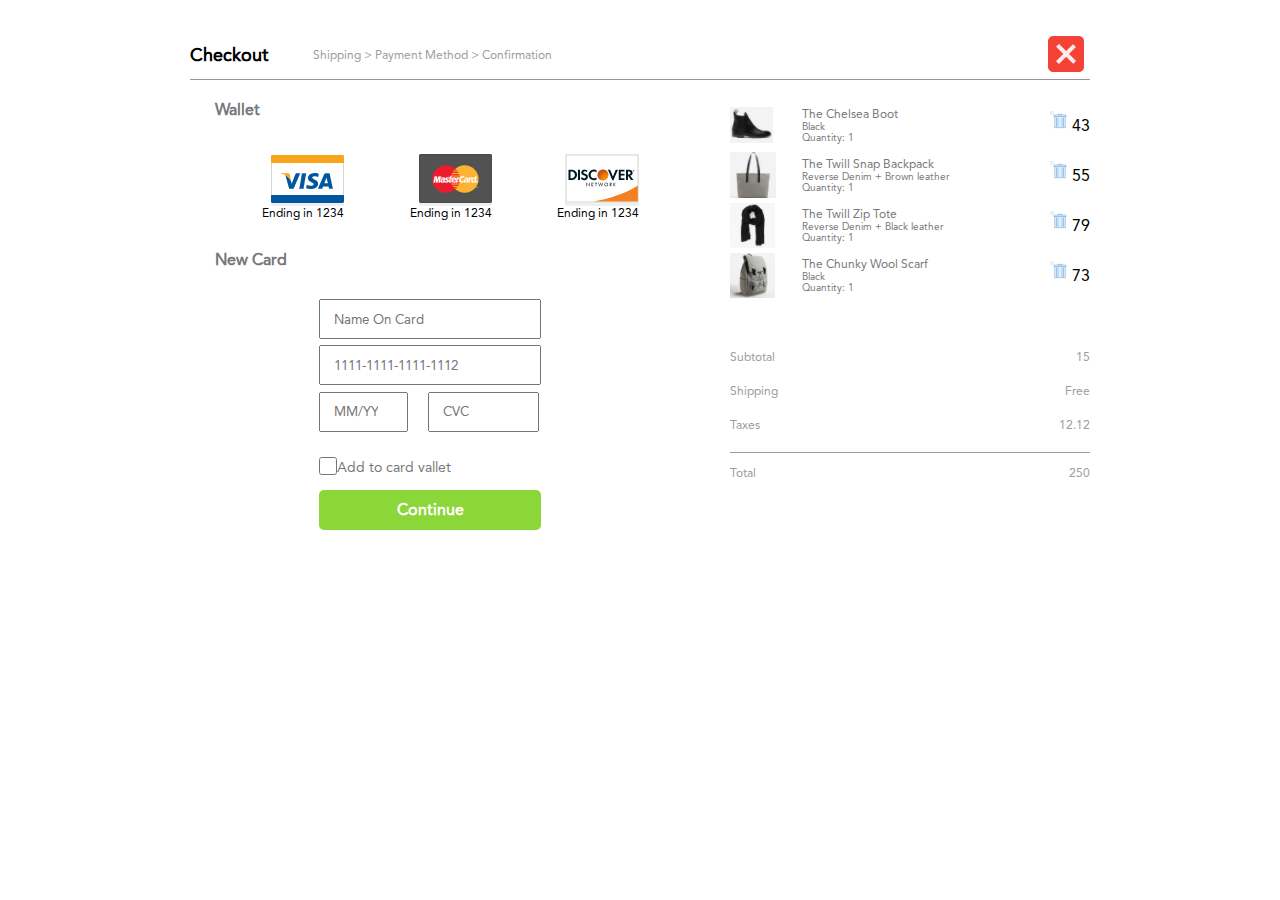
<file: Checkout/index.html>
<!DOCTYPE html>
<html lang="en">
<head>
    <meta charset="UTF-8">
    <meta name="viewport" content="width=device-width, initial-scale=1.0">
    <title>Check Out</title>
    <link rel="stylesheet" href="style.css" type="text/css">
</head>
<body>
<div class="sepetbos">
    <span>Sepet Boş</span>
</div>
<div class="container">
    <div class="header">
        <div class="tab">
            <h2>Checkout</h2>
            <span>Shipping > Payment Method > Confirmation</span>
            <button><img src="img/Close%20Window%20icon%202@0,5x.png" alt=""></button>
        </div>
    </div>
    <div class="content">
        <div class="baggage">
            <div class="order" id="order1">
                <img src="img/akabi.png" alt="">
                <div class="info">
                    <p>The Chelsea Boot</p>
                    <p>Black</p>
                    <p>Quantity: <span>1</span></p>
                </div>
                <span class="price"><span class="_price">43</span><button onclick="deleteord()"><img src="img/cancorder.png" style="width: 16px; height: 16px" alt=""></button></span>
            </div>
            <div class="order" id="order2">
                <img src="img/kcantapng.png" alt="">
                <div class="info">
                    <p>The Twill Snap Backpack</p>
                    <p>Reverse Denim + Brown leather</p>
                    <p>Quantity: <span>1</span></p>
                </div>
                <span class="price"><span class="_price">55</span><button onclick="deleteord2()"><img src="img/cancorder.png" style="width: 16px; height: 16px" alt=""></button></span>
            </div>
            <div class="order" id="order3">
                <img src="img/sal.png" alt="">
                <div class="info">
                    <p>The Twill Zip Tote</p>
                    <p>Reverse Denim + Black leather</p>
                    <p>Quantity: <span>1</span></p>
                </div>
                <span class="price"><span class="_price">79</span><button onclick="deleteord3()"><img src="img/cancorder.png" style="width: 16px; height: 16px" alt=""></button></span>
            </div>
            <div class="order" id="order4">
                <img src="img/Bitmap.png" alt="">
                <div class="info">
                    <p>The Chunky Wool Scarf</p>
                    <p>Black</p>
                    <p>Quantity: <span>1</span></p>
                </div>
                <span class="price"><span class="_price">73</span><button onclick="deleteord4()"><img src="img/cancorder.png" style="width: 16px; height: 16px" alt=""></button></span>
            </div>

            <div class="calc">
                <p>Subtotal<span>15</span></p>
                <p>Shipping<span>Free</span></p>
                <p>Taxes<span>12.12</span></p>
                <p>Total<span id="total">410.12</span></p>
            </div>
        </div>
        <div class="menu">
            <h2 class="tap-head">Wallet</h2>
            <div class="cardstyle">
                <button><img src="img/visa%20card.png" alt=""></button>
                <p>Ending in 1234</p>
            </div>
            <div class="cardstyle">
                <button><img src="img/Mastercard%20card.png" alt=""></button>
                <p>Ending in 1234</p>
            </div>
            <div class="cardstyle">
                <button><img src="img/discover%20card.png" alt=""></button>
                <p>Ending in 1234</p>
            </div>
            <h2 class="bottom-head">New Card</h2>
            <form action="" method="post">
                <label for="name"><input id="name" type="text" placeholder="Name On Card"></label>
                <label for="numbers16"><input id="numbers16" type="number" placeholder="1111-1111-1111-1112"></label>
                <label for="ym"><input id="ym" type="number" placeholder="MM/YY"></label>
                <label for="cvc"><input id="cvc" type="text" placeholder="CVC"></label>
                <label id="forcheck" onclick="agree()" for="check"><input id="check" type="checkbox" placeholder="">Add to card vallet</label>
                <label for="form-btn"><input type="submit" value="Continue" id="form-btn"></label>
            </form>
        </div>
    </div>
</div>
<script src="main.js"></script>
</body>
</html>
</file>
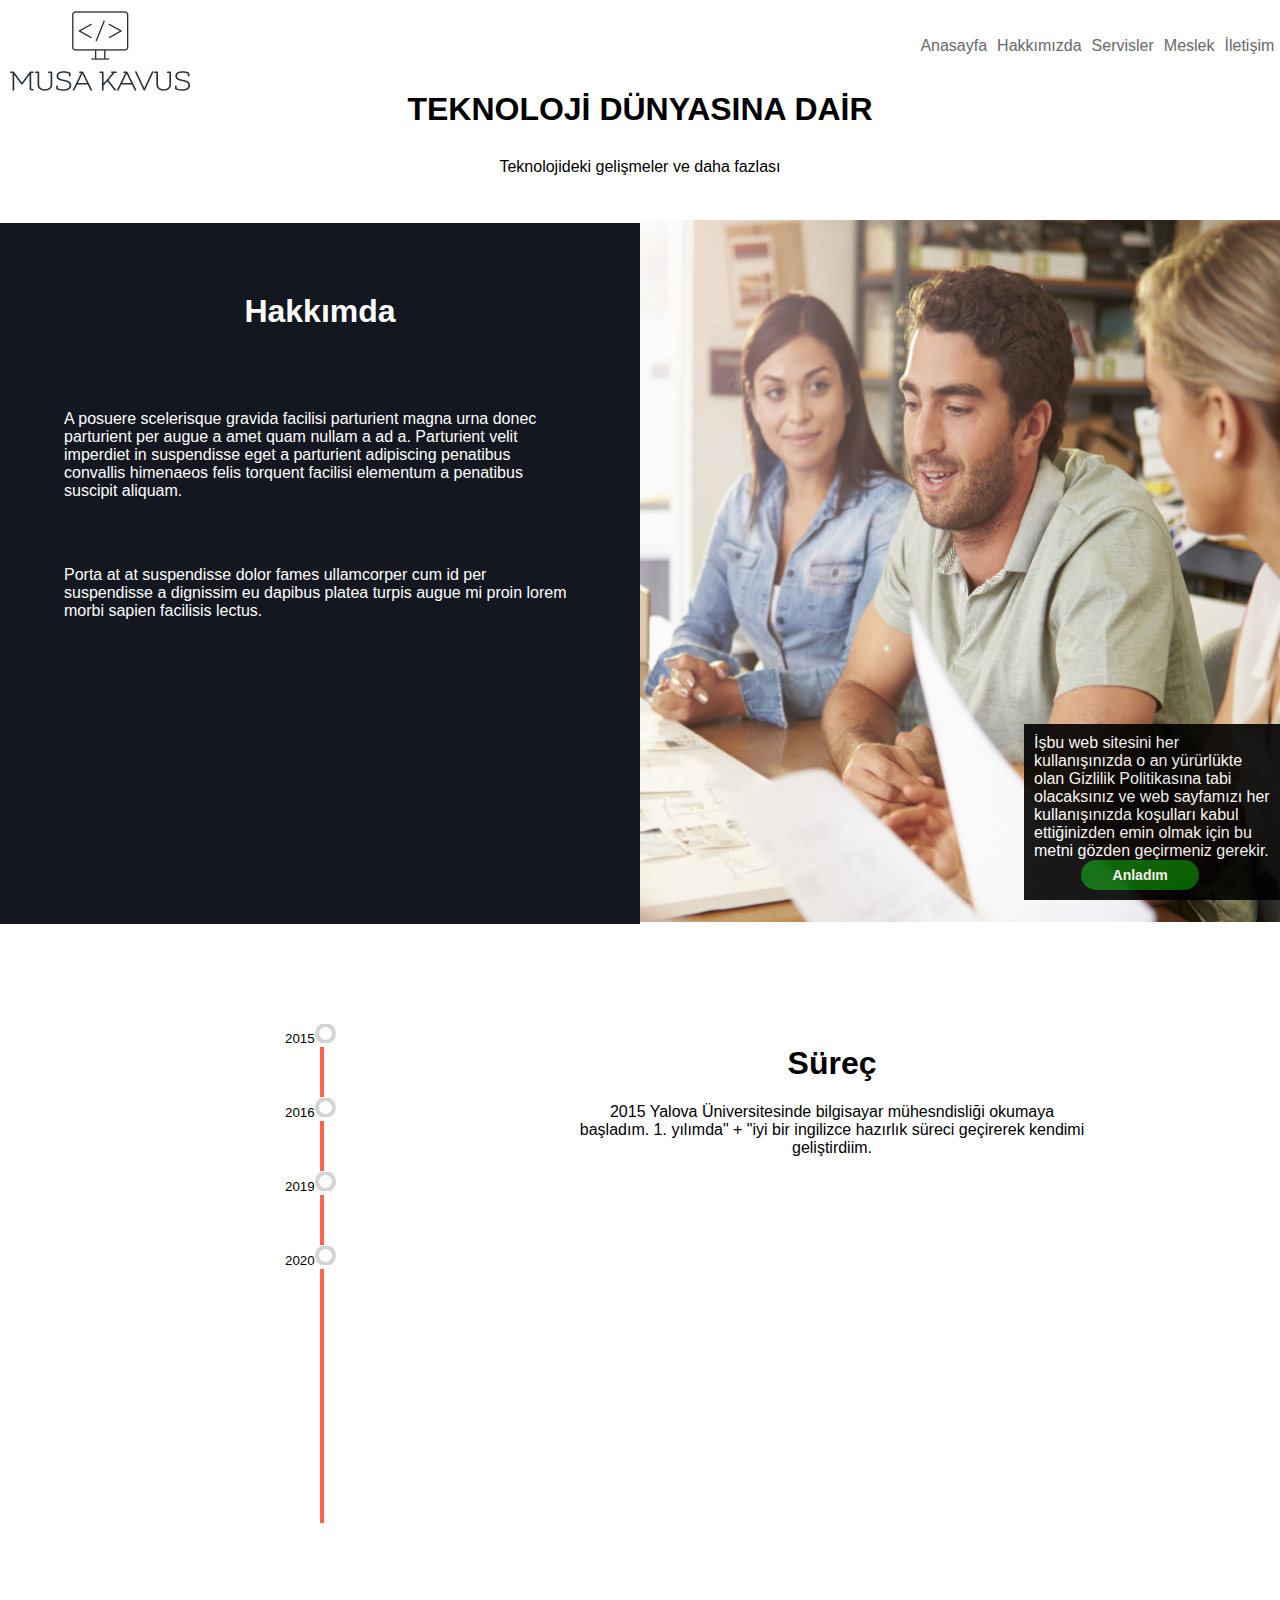
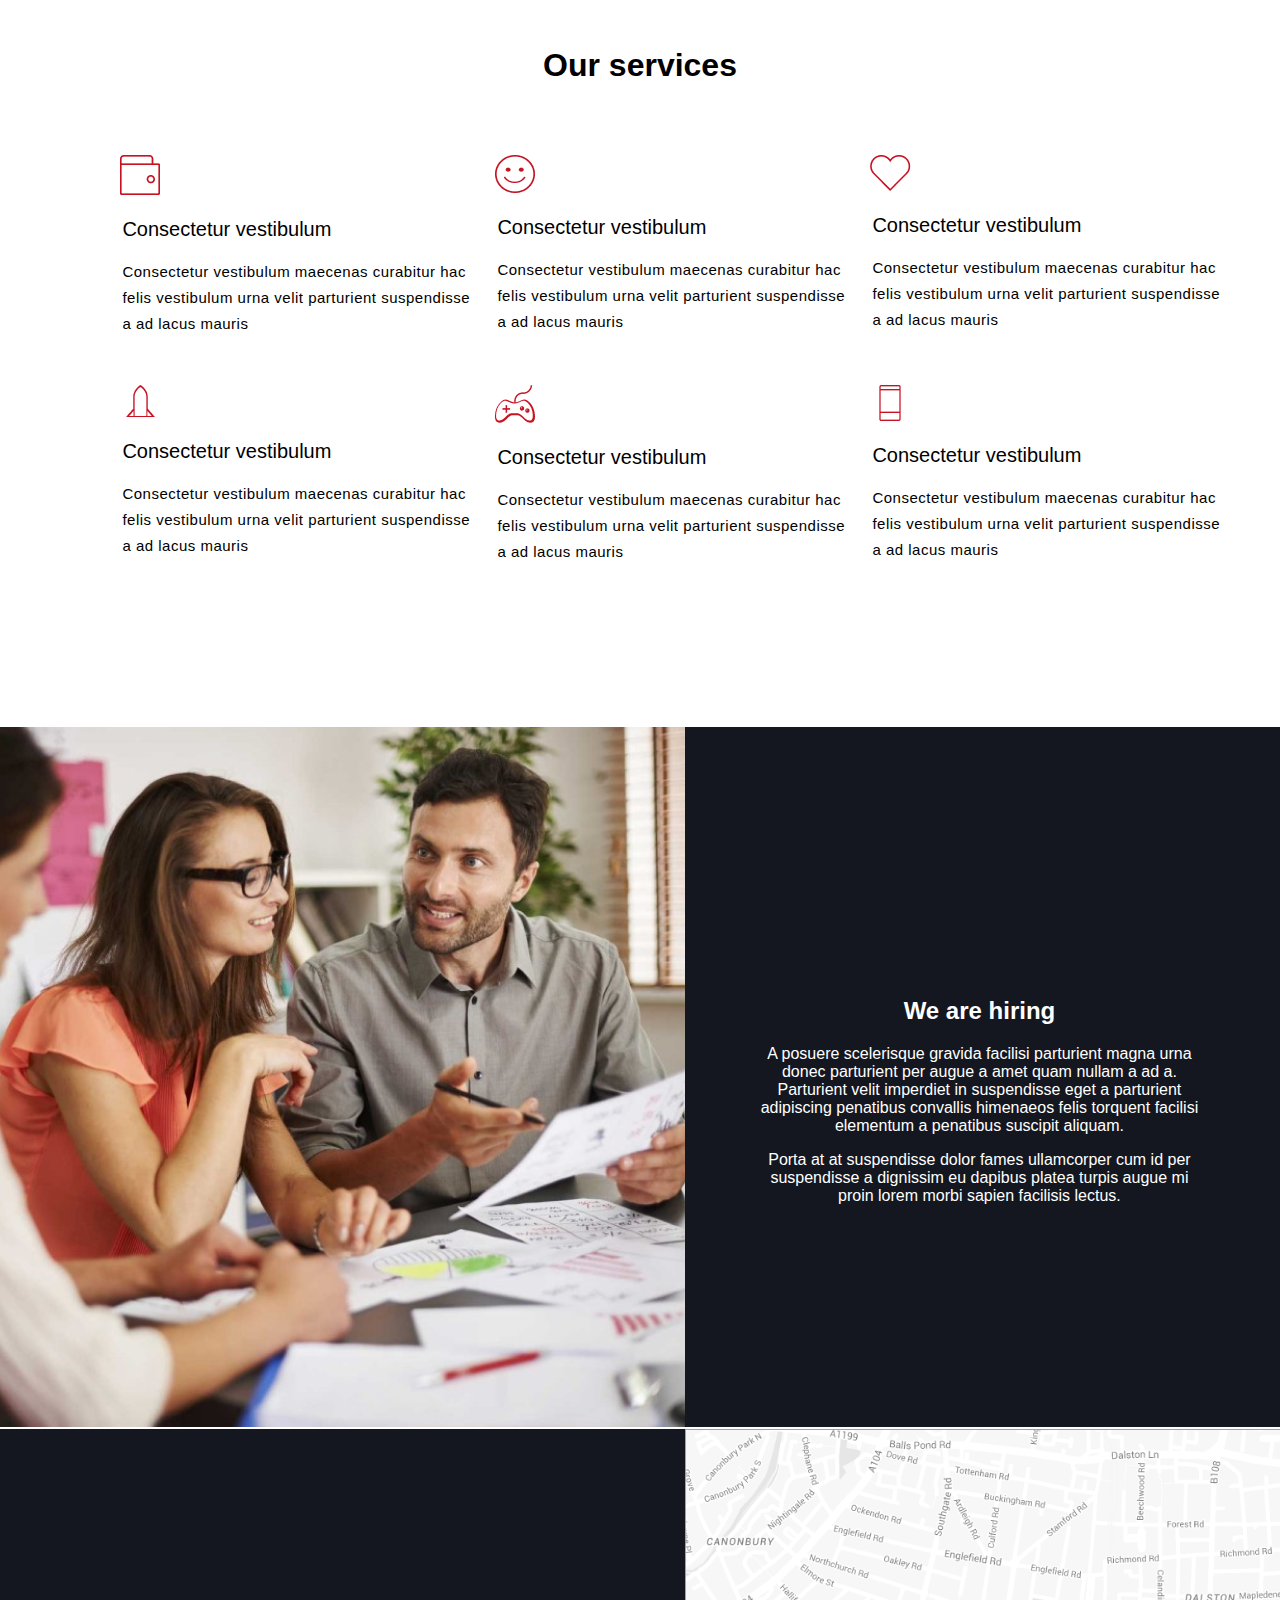
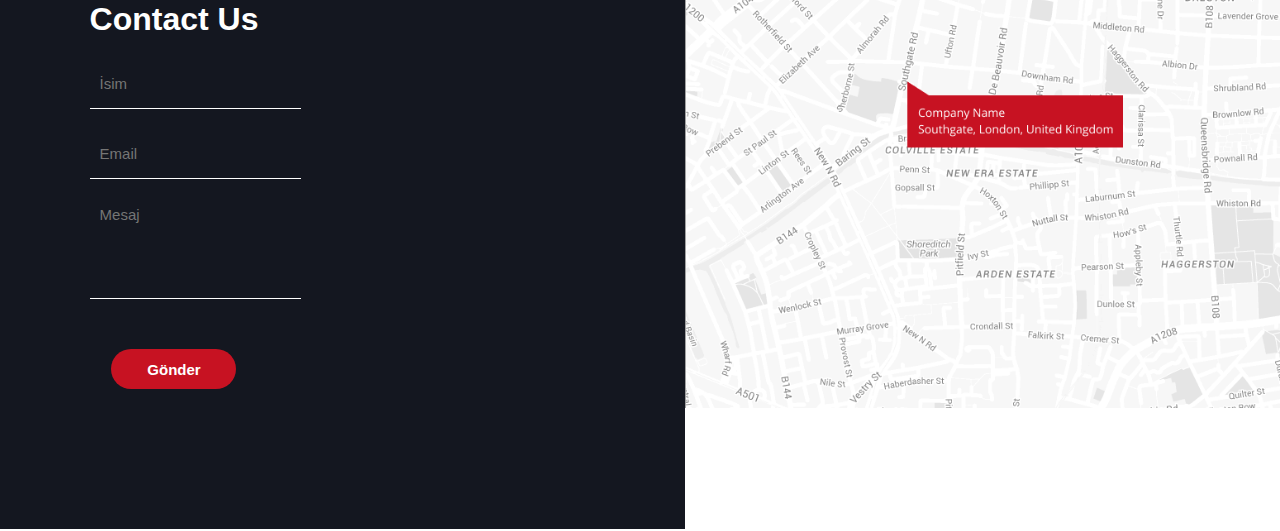
<file: OgiOgi/index.html>
<!DOCTYPE html>
<html lang="en">
<head>
    <meta charset="UTF-8">
    <title>Ogi Ogi</title>
    <link rel="stylesheet" type="text/css" href="style.css">
</head>
<body>
<div id="cookies">
    İşbu web sitesini her kullanışınızda o an yürürlükte olan Gizlilik Politikasına tabi olacaksınız ve web sayfamızı
    her kullanışınızda koşulları kabul ettiğinizden emin olmak için bu metni gözden geçirmeniz gerekir.
    <button id="close-cookies">Anladım</button>
</div>
<div class="allofthem">
    <section id="home"></section>
    <div class="header">
        <img src="images/72304453-849b-4521-ab30-a0f6bb041acf_200x200.png" alt="">
            <ul>
                <li><a href="#home">Anasayfa</a></li>
                <li><a href="#about-us">Hakkımızda</a></li>
                <li><a href="#our-services">Servisler</a></li>
                <li><a href="#hiring">Meslek</a></li>
                <li><a href="#contact-us">İletişim</a></li>
            </ul>
        <h1>TEKNOLOJİ DÜNYASINA DAİR</h1>
        <p>Teknolojideki gelişmeler ve daha fazlası</p>
    </div>
    <section id="about-us"></section>
    <div class="container">
        <div class="about-us">
            <div id="paragraph">
                <h1>Hakkımda</h1>
                    <div id="p-div">
                        <p>A posuere scelerisque gravida facilisi parturient magna urna donec parturient per augue a amet
                    quam nullam a ad a. Parturient velit imperdiet in suspendisse eget a parturient adipiscing
                    penatibus convallis himenaeos felis torquent facilisi elementum a penatibus suscipit aliquam.</p>
                        <p>Porta at at suspendisse dolor fames ullamcorper cum id per suspendisse a dignissim eu dapibus platea
                    turpis augue mi proin lorem morbi sapien facilisis lectus.</p>
                    </div>
            </div>
            <img src="images/resim1.png" alt="">
        </div>

        <div class="timeline">
            <section id="timeline"></section>
            <div id="border-div"></div>
            <div class="btns">
                <button id="btn2015">2015<img src="images/Oval.svg" alt=""></button>
                <button id="btn2016">2016<img src="images/Oval.svg" alt=""></button>
                <button id="btn2019">2019<img src="images/Oval.svg" alt=""></button>
                <button id="btn2020">2020<img src="images/Oval.svg" alt=""></button>

            </div>
            <div id="timeline-paragraph">
                <h1>Süreç</h1>
                <p id="change-paragraph">2015 Yalova Üniversitesinde bilgisayar mühesndisliği okumaya başladım. 1. yılımda" +
                    "iyi bir ingilizce hazırlık süreci geçirerek kendimi geliştirdiim.</p>
            </div>
        </div>

        <div class="our-services">
            <section id="our-services"></section>
            <h1>Our services</h1>
            <div class="services">
                <img src="images/s1.png" alt="">
                <h2>Consectetur vestibulum</h2>
                <p>Consectetur vestibulum maecenas curabitur hac felis vestibulum urna velit parturient suspendisse
                    a ad lacus mauris</p>
            </div>
            <div class="services">
                <img src="images/s2.png" alt="">
                <h2>Consectetur vestibulum</h2>
                <p>Consectetur vestibulum maecenas curabitur hac felis vestibulum urna velit parturient suspendisse
                    a ad lacus mauris</p>
            </div>
            <div class="services">
                <img src="images/s3.png" alt="">
                <h2>Consectetur vestibulum</h2>
                <p>Consectetur vestibulum maecenas curabitur hac felis vestibulum urna velit parturient suspendisse
                    a ad lacus mauris</p>
            </div>
            <div class="services">
                <img src="images/s4.png" alt="">
                <h2>Consectetur vestibulum</h2>
                <p>Consectetur vestibulum maecenas curabitur hac felis vestibulum urna velit parturient suspendisse
                    a ad lacus mauris</p>
            </div>
            <div class="services">
                <img src="images/s5.png" alt="">
                <h2>Consectetur vestibulum</h2>
                <p>Consectetur vestibulum maecenas curabitur hac felis vestibulum urna velit parturient suspendisse
                    a ad lacus mauris</p>
            </div>
            <div class="services">
                <img src="images/s6.png" alt="">
                <h2>Consectetur vestibulum</h2>
                <p>Consectetur vestibulum maecenas curabitur hac felis vestibulum urna velit parturient suspendisse
                    a ad lacus mauris</p>
            </div>

        </div>

        <div class="hiring">
            <section id="hiring"></section>
            <div id="paragraph-box">
                <img src="images/img.png" alt="">


                <div id="pp-div">
                    <div class="tesr">
                        <h2>We are hiring</h2>
                        <p>A posuere scelerisque gravida facilisi parturient magna urna donec parturient per augue a amet
                            quam nullam a ad a. Parturient velit imperdiet in suspendisse eget a parturient adipiscing
                            penatibus convallis himenaeos felis torquent facilisi elementum a penatibus suscipit aliquam.</p>
                        <p>Porta at at suspendisse dolor fames ullamcorper cum id per suspendisse a dignissim eu dapibus
                            platea turpis augue mi proin lorem morbi sapien facilisis lectus.</p>
                    </div>
                </div>
            </div>

        </div>

        <div class="contact-us">
            <section id="contact-us"></section>
            <div class="form1">
                <form action="">
                    <div class="form-div">
                    <h1>Contact Us</h1>
                    <label><input type="text" placeholder="İsim"></label>
                    <label><input type="email" placeholder="Email"></label>
                    <label><input id="message" type="text" placeholder="Mesaj"></label>
                    <button>Gönder</button>
                    </div>
                </form>
            </div>

            <img id="mapping" src="images/Map.png" alt="">
        </div>

    </div>


</div>



<script src="main.js"></script>
</body>
</html>
</file>
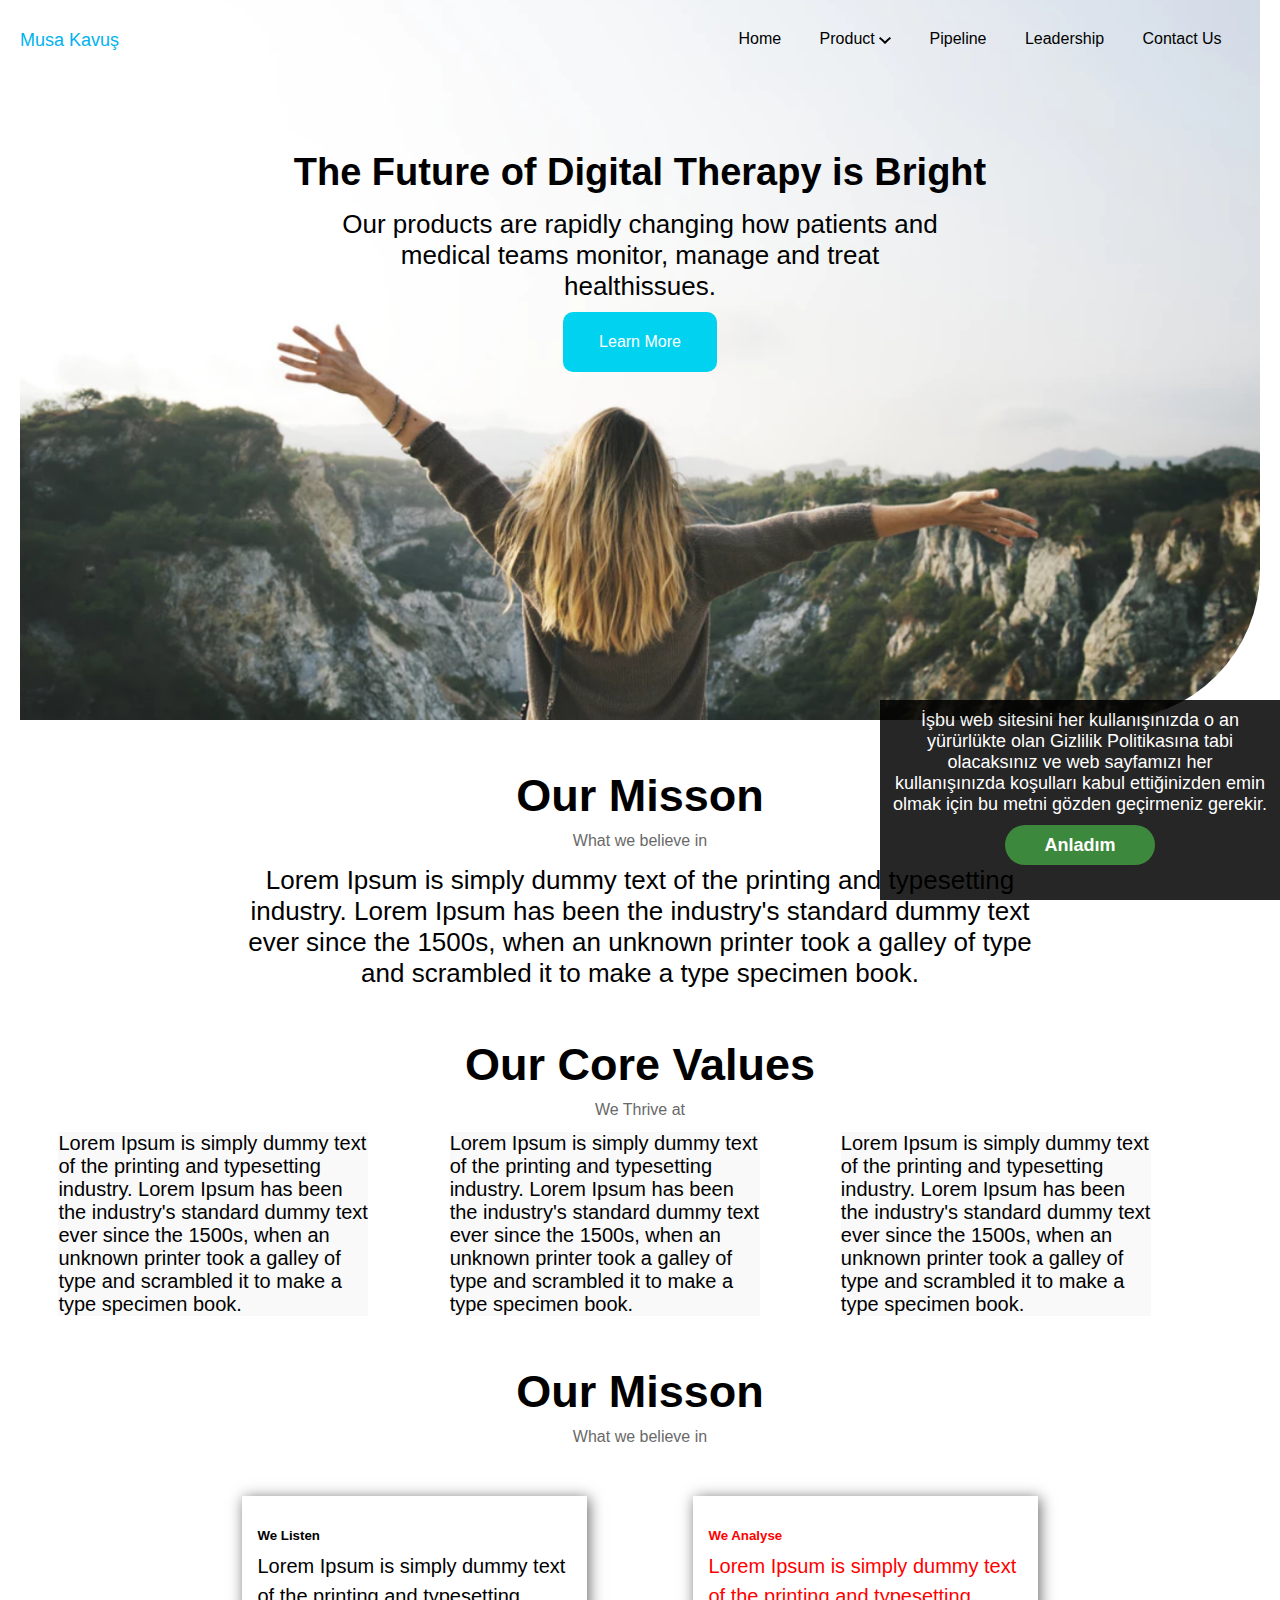
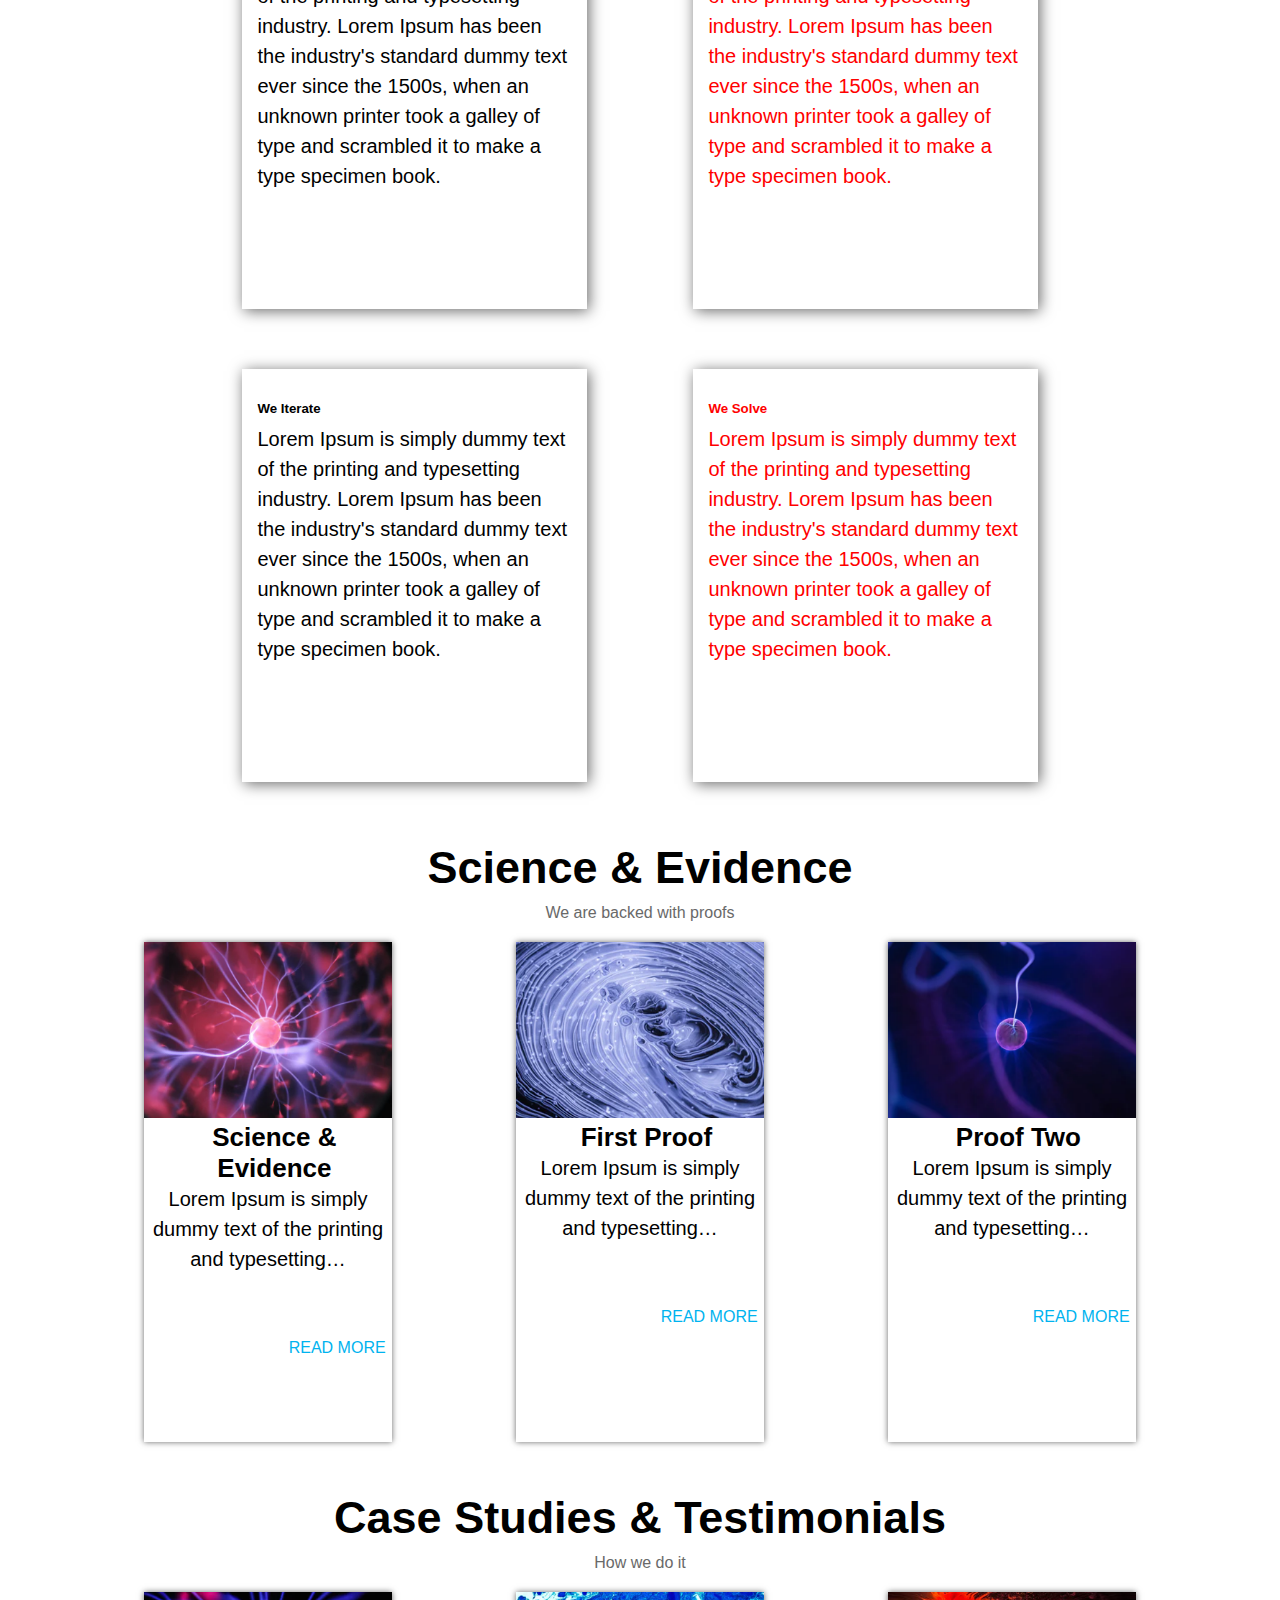
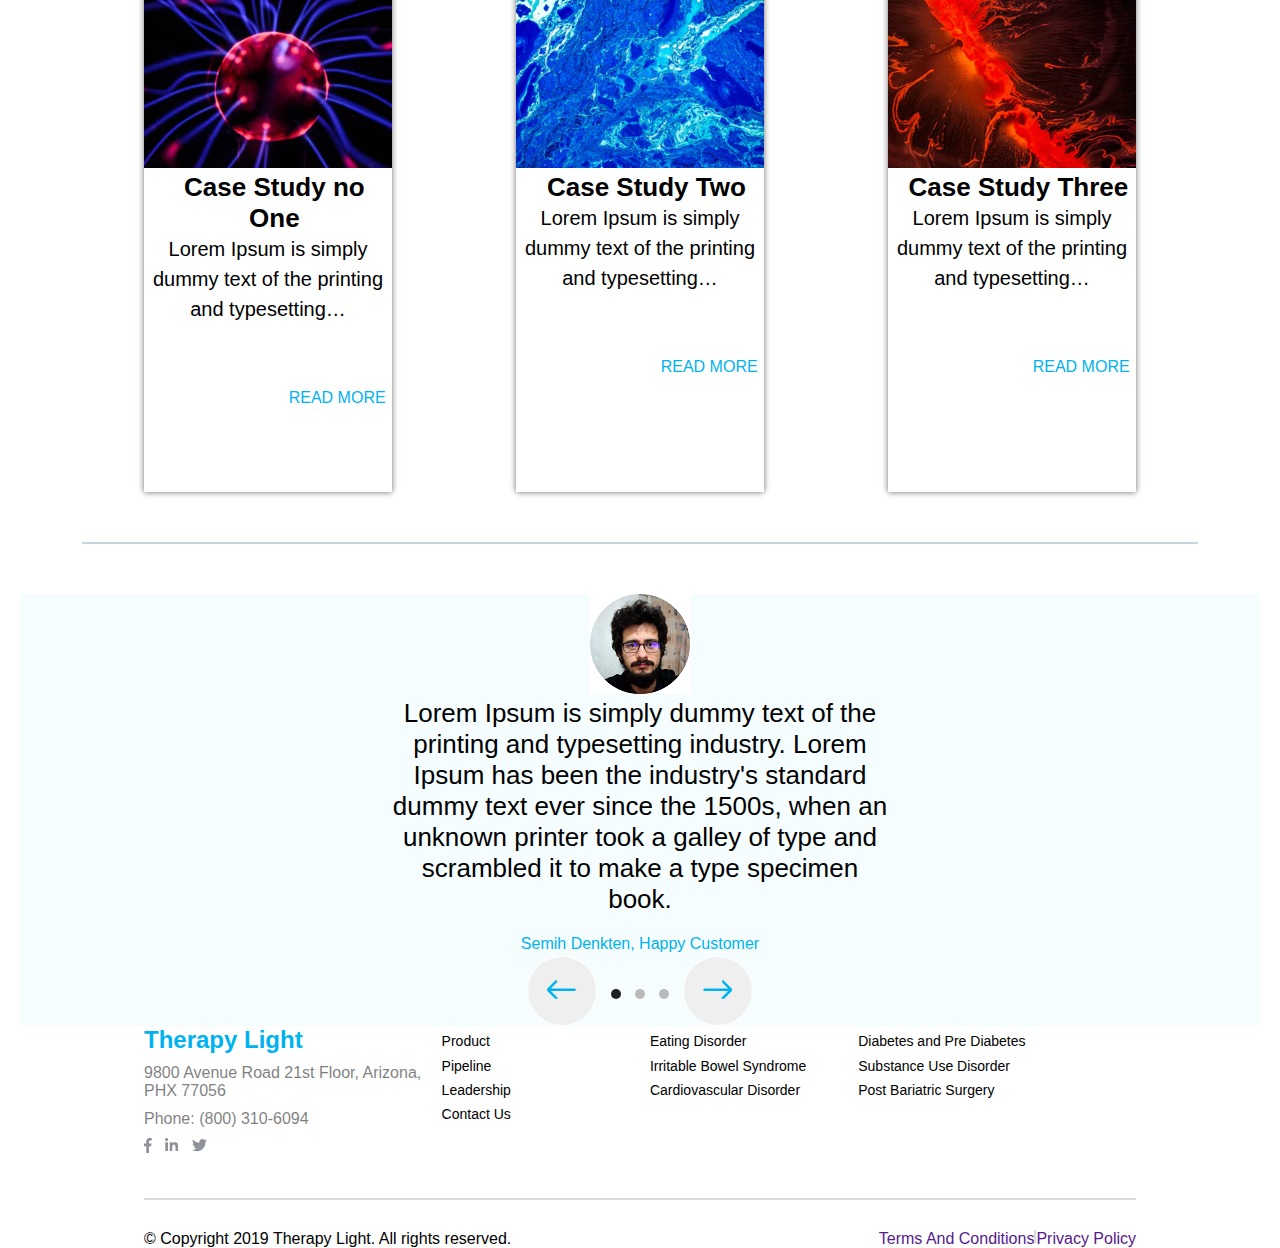
<file: teraphylight/index.html>
<!DOCTYPE html>
<html lang="en">
<head>
    <meta charset="UTF-8">
    <meta name="viewport" content="width=768, initial-scale=1.0">
    <title>Musa Kavuş
    </title>
    <link rel="stylesheet" href="assets/css/style.css" type="text/css">
</head>
<body>
<div class="cookies">
    İşbu web sitesini her kullanışınızda o an yürürlükte olan Gizlilik Politikasına tabi olacaksınız ve web sayfamızı
    her kullanışınızda koşulları kabul ettiğinizden emin olmak için bu metni gözden geçirmeniz gerekir.
    <center><button id="closecookies">Anladım</button></center>
</div>
<div class="container">
    <div class="header">
        <input id="check-menu" type="checkbox">
        <label class="check-label" for="check-menu">
            <img src="assets/images/Menu_icon_icon-icons.com_71858.png" alt="">
        </label>
        <font>Musa Kavuş</font>
        <ul class="main-menu">
            <li><a href="index.html">Home</a></li>
            <li class="producttablist"><a href="product.html">Product <img src="assets/images/Shape.png" alt=""></a>
                <div class="showmenu">
            <ul class="product-menu">
                <li><a href="">Java</a></li>
                <li><a href="">HTML</a></li>
                <li><a href="">CSS</a></li>
                <li><a href="">JS</a></li>
                <li><a href="">Node-JS</a></li>
            </ul>
                </div>
            </li>
            <li><a href="pipeline.html">Pipeline</a></li>
            <li><a href="leadership.html">Leadership</a></li>
            <li><a href="contact.html">Contact Us</a></li>

        </ul>
        <h3>The Future of Digital Therapy is Bright</h3>
        <center><span>Our products are rapidly changing how patients and medical teams monitor, manage and treat
            healthissues.</span></center>
        <center><button>Learn More</button></center>
    </div>
    <div class="main">
        <div class="our-mission">
            <h1>Our Misson</h1>
            <center><span class="first-span">What we believe in</span></center>
            <center><span class="second-span">Lorem Ipsum is simply dummy text of the printing and typesetting industry. Lorem Ipsum has been the
                industry's standard dummy text ever since the 1500s, when an unknown printer took a galley of type
                and scrambled it to make a type specimen book.</span></center>
        </div>
        <div class="ourcorvalues">
            <h1>Our Core Values</h1>
            <span class="first-span">We Thrive at</span>
            <div class="our-contents">
                <p>Lorem Ipsum is simply dummy text of the printing and typesetting industry. Lorem Ipsum has been
                    the industry's standard dummy text ever since the 1500s, when an unknown printer took a galley
                    of type and scrambled it to make a type specimen book.</p>
                <p>Lorem Ipsum is simply dummy text of the printing and typesetting industry. Lorem Ipsum has been
                    the industry's standard dummy text ever since the 1500s, when an unknown printer took a galley
                    of type and scrambled it to make a type specimen book.</p>
                <p>Lorem Ipsum is simply dummy text of the printing and typesetting industry. Lorem Ipsum has been
                    the industry's standard dummy text ever since the 1500s, when an unknown printer took a galley
                    of type and scrambled it to make a type specimen book.</p>
            </div>
        </div>
        <div class="ourapproach">
            <h1>Our Misson</h1>
            <center><span class="first-span">What we believe in</span></center>
            <center><div class="ourapproalist">
                <h5>We Listen<span>Lorem Ipsum is simply dummy text of the printing and typesetting industry. Lorem Ipsum has been
                    the industry's standard dummy text ever since the 1500s, when an unknown printer took a galley of
                    type and scrambled it to make a type specimen book.</span></h5>
                <h5>We Analyse<span>Lorem Ipsum is simply dummy text of the printing and typesetting industry. Lorem Ipsum has been
                    the industry's standard dummy text ever since the 1500s, when an unknown printer took a galley of
                    type and scrambled it to make a type specimen book.</span></h5>
                <h5>We Iterate<span>Lorem Ipsum is simply dummy text of the printing and typesetting industry. Lorem Ipsum has been
                    the industry's standard dummy text ever since the 1500s, when an unknown printer took a galley of
                    type and scrambled it to make a type specimen book.</span></h5>
                <h5>We Solve<span>Lorem Ipsum is simply dummy text of the printing and typesetting industry. Lorem Ipsum has been
                    the industry's standard dummy text ever since the 1500s, when an unknown printer took a galley of
                    type and scrambled it to make a type specimen book.</span></h5>
            </div></center>
        </div>
        <center><div class="sci-evi">
            <h1>Science & Evidence</h1>
            <center><span class="first-span">We are backed with proofs</span></center>
            <div class="sci1">
                <img src="assets/images/image%201.png" alt="">
                <h2>Science & Evidence</h2>
                <span>Lorem Ipsum is simply dummy text of the printing and typesetting…</span>
                <a href="">READ MORE</a>
            </div>
            <div class="sci2">
                <img src="assets/images/image%203.png" alt="">
                <h2>Proof Two</h2>
                <span>Lorem Ipsum is simply dummy text of the printing and typesetting…</span>
                <a href="">READ MORE</a>
            </div>
            <div class="sci3">
                <img src="assets/images/image%202.png" alt="">
                <h2>First Proof</h2>
                <span>Lorem Ipsum is simply dummy text of the printing and typesetting…</span>
                <a href="">READ MORE</a>
            </div>
        </div></center>
        <center><div class="sci-evi">
            <h1>Case Studies & Testimonials</h1>
            <center><span class="first-span">How we do it</span></center>
            <div class="sci1">
                <img src="assets/images/image%20-1.png" alt="">
                <h2>Case Study no One</h2>
                <span>Lorem Ipsum is simply dummy text of the printing and typesetting…</span>
                <a href="">READ MORE</a>
            </div>
            <div class="sci2">
                <img src="assets/images/image%20-3.png" alt="">
                <h2>Case Study Three</h2>
                <span>Lorem Ipsum is simply dummy text of the printing and typesetting…</span>
                <a href="">READ MORE</a>
            </div>
            <div class="sci3">
                <img src="assets/images/image%20-2.png" alt="">
                <h2>Case Study Two</h2>
                <span>Lorem Ipsum is simply dummy text of the printing and typesetting…</span>
                <a href="">READ MORE</a>
            </div>
        </div></center>
        <center><div class="border-div"></div></center>
        <center><div class="autor">
            <img src="assets/images/semih.png" alt="">
            <span class="main-span">Lorem Ipsum is simply dummy text of the printing and typesetting industry. Lorem Ipsum has been the
                industry's standard dummy text ever since the 1500s, when an unknown printer took a galley of type
                and scrambled it to make a type specimen book.</span>
            <a href="">Semih Denkten, Happy Customer</a>

            <div class="ucnokta">
                <button><img src="assets/images/ic_arrow_back_48px%20copy%202.png" alt=""></button>
                <span class="span1"></span>
                <span class="span2"></span>
                <span class="span3"></span>
                <button><img src="assets/images/ic_arrow_back_-1.png" alt=""></button>
            </div>
        </div></center>
    </div>
</div>
<div class="footer">
    <div class="leftcontent">
        <h3>Therapy Light</h3>
        <p>9800 Avenue Road 21st Floor, Arizona, PHX 77056</p>
        <p>Phone: (800) 310-6094</p>
        <ul class="social-media">
            <li class="firstli"><a class="first-a" href=""><img src="assets/images/face.png" alt=""></a></li>
            <li><a href=""><img src="assets/images/linkedlin.png" alt=""></a></li>
            <li><a href=""><img src="assets/images/twit.png" alt=""></a></li>
        </ul>
    </div>
    <div class="rightcontent">
        <ul>
            <li><a href="">Product</a></li>
            <li><a href="">Eating Disorder</a></li>
            <li><a href="">Diabetes and Pre Diabetes</a></li>
            <li><a href="">Pipeline</a></li>
            <li><a href="">Irritable Bowel Syndrome</a></li>
            <li><a href="">Substance Use Disorder</a></li>
            <li><a href="">Leadership</a></li>
            <li><a href="">Cardiovascular Disorder</a></li>
            <li><a href="">Post Bariatric Surgery</a></li>
            <li><a href="">Contact Us</a></li>
        </ul>
    </div>
    <span class="borderspan"></span>
    <p>© Copyright 2019 Therapy Light. All rights reserved.</p>


    <div class="submenuu"><a href="">
        Terms And Conditions</a>
        <span></span>
        <a href="">Privacy Policy</a>
    </div>

</div>
<script src="assets/js/main.js"></script>
</body>
</html>
</file>
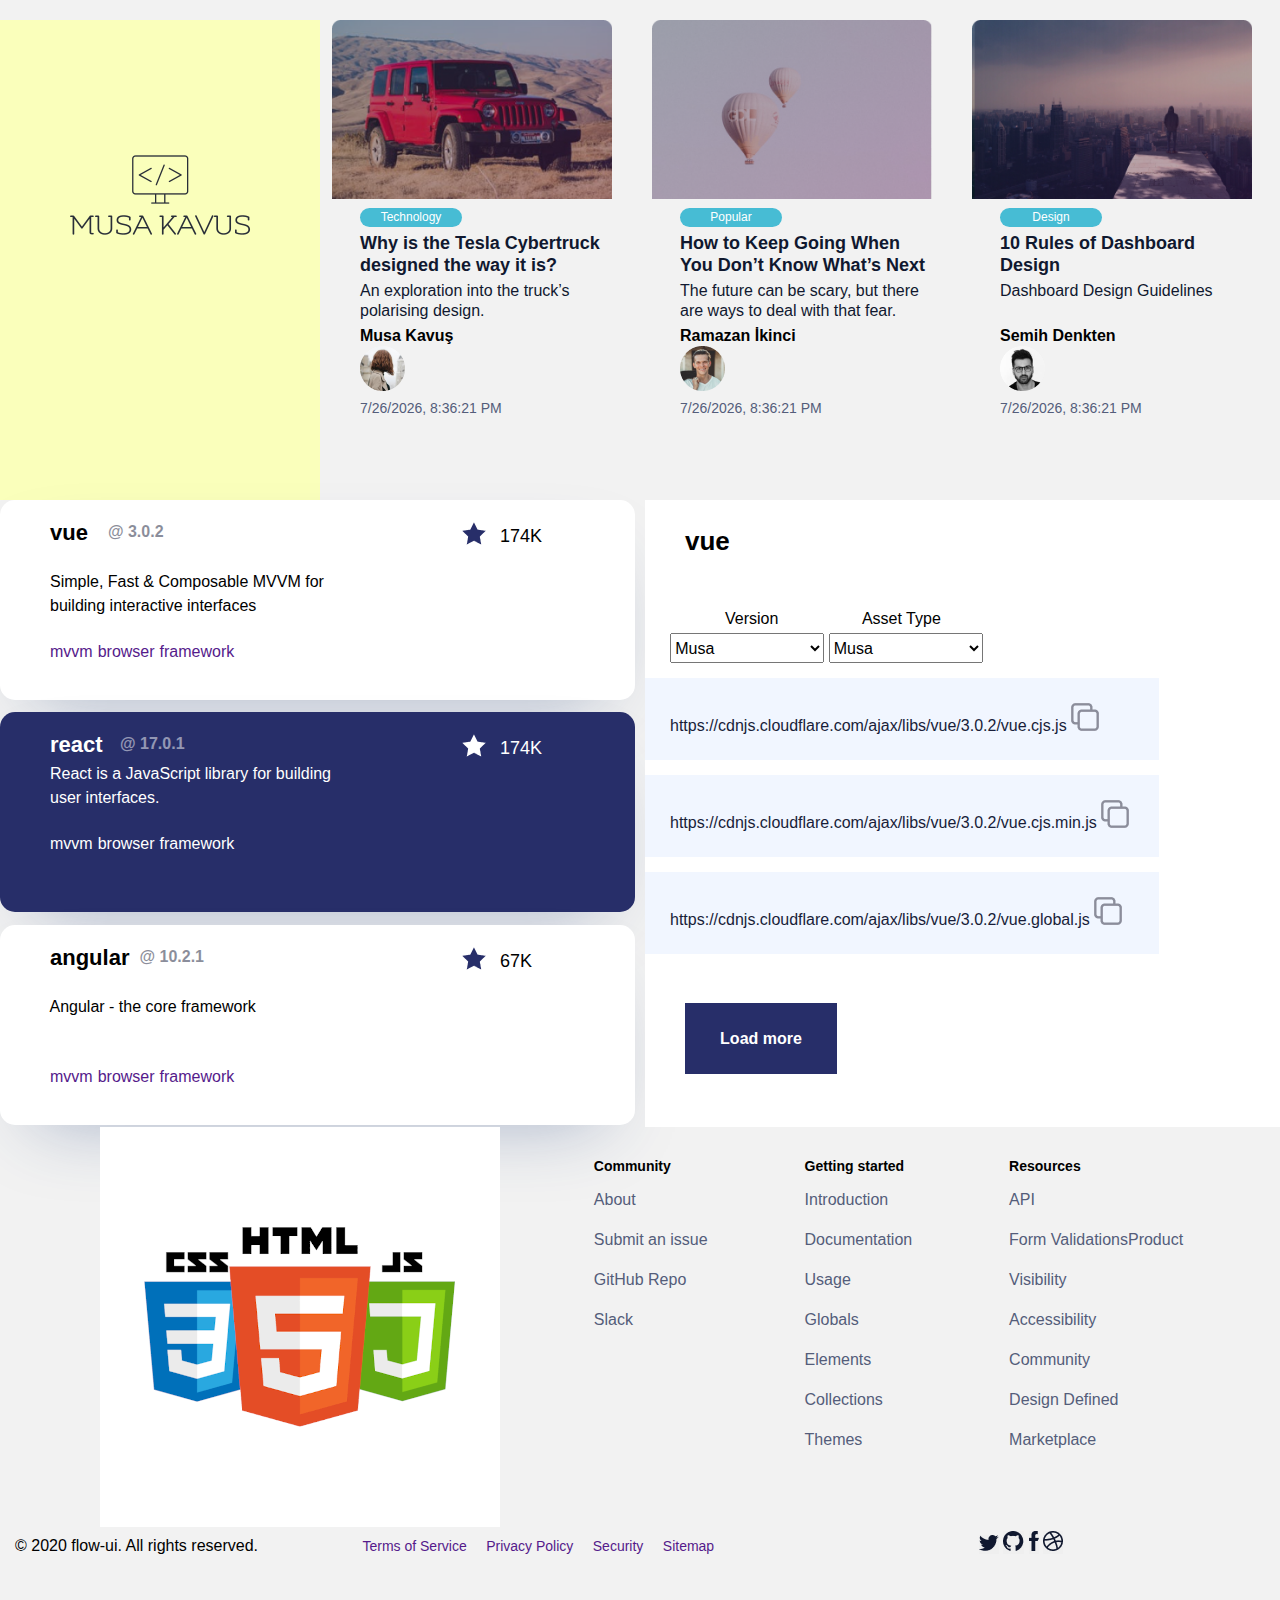
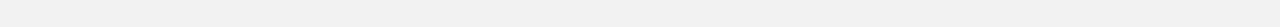
<file: uydurukwebsite/index.html>
<!DOCTYPE html>
<html lang="en">
<head>
    <meta charset="UTF-8">
    <title>Uyduruk Website</title>
    <link rel="stylesheet" type="text/css" href="style.css">
</head>
<body>
<aside>
    <div class="header">
        <div class="logo">
            <img src="images/72304453-849b-4521-ab30-a0f6bb041acf_200x200.png" alt="">
        </div>
        <div class="head-item" >
            <ul>
                <li><img class="cat-img" src="images/hAraba.png" alt="">
                    <span class="cat">Technology</span> <span class="head">Why is the Tesla Cybertruck designed
                        the way it is?</span><span class="sub-text">An exploration into the truck’s polarising design.
                    </span><span class="my-name">Musa Kavuş</span>
                    <img class="profile-img" src="images/hCarrie.png" alt=""><span class="time"></span></li>
            </ul>
        </div>

        <div class="head-item"  >
            <ul>
            <li ><img class="cat-img" src="images/hparasut.png" alt="">
                <span class="cat">Popular</span> <span class="head">How to Keep Going When You Don’t Know What’s Next</span>
                <span class="sub-text">The future can be scary, but there are ways to deal with that fear.</span>
                <span class="my-name">Ramazan İkinci</span>
                <img class="profile-img" src="images/hJerome.png" alt=""><span class="time"></span></li>
            </ul>
        </div>

        <div class="head-item" id="testet">
            <ul>
            <li><img class="cat-img" src="images/hsehir.png" alt="">
                <span class="cat">Design</span> <span class="head">10 Rules of Dashboard Design</span>
                <span class="sub-text" >Dashboard Design Guidelines</span><span class="my-name" >Semih Denkten</span>
                <img class="profile-img" src="images/hLewis.png" alt="">
                <span class="time"></span></li>
            </ul>
        </div>
    </div>
    <div class="container">

        <div class="classitem1">
            <h1>vue</h1>
            <span>@ 3.0.2</span>
            <img src="images/cyildiz.png" alt="">
            <span>174K</span>
            <span>Simple, Fast & Composable MVVM for building interactive interfaces</span>
            <ul>
                <li><a href="">mvvm</a></li>
                <li><a href="">browser</a></li>
                <li><a href="">framework</a></li>
            </ul>

        </div>
        <div class="classitem2">
            <h1>react</h1>
            <span>@ 17.0.1</span>
            <img src="images/cbyildiz.png" alt="">
            <span>174K</span>
            <span>React is a JavaScript library for building user interfaces.</span>
            <ul>
                <li><a href="">mvvm</a></li>
                <li><a href="">browser</a></li>
                <li><a href="">framework</a></li>
            </ul>
        </div>
        <div class="classitem3">
            <h1>angular</h1>
            <span>@ 10.2.1</span>
            <img src="images/cyildiz.png" alt="">
            <span>67K</span>
            <span>Angular - the core framework</span>
            <ul>
                <li><a href="">mvvm</a></li>
                <li><a href="">browser</a></li>
                <li><a href="">framework</a></li>
            </ul>

        </div>
        <div class="classitem4">
            <h1>vue</h1>
            <span class="span1">Version</span>
            <span class="span2">Asset Type</span>
            <label for="version"></label><select id="version">
            <option >Musa</option>
            <option>Kavus</option>
            </select>

            <label for="type"></label> <select id="type">
            <option >Musa</option>
            <option>Kavus</option>

        </select>
            <ul>
                <li><a href="">https://cdnjs.cloudflare.com/ajax/libs/vue/3.0.2/vue.cjs.js <img src="images/copy.png" alt=""></a></li>
                <li><a href="">https://cdnjs.cloudflare.com/ajax/libs/vue/3.0.2/vue.cjs.min.js <img src="images/copy.png" alt=""></a> </li>
                <li><a href="">https://cdnjs.cloudflare.com/ajax/libs/vue/3.0.2/vue.global.js <img src="images/copy.png" alt=""> </a></li>
            </ul>
            <button>Load more</button>
        </div>
    </div>
    <div class="footer">
        <div class="footer-item1">
            <img src="images/htmlcssjs-overview.png" alt="">
        </div>
        <div class="footer-item2">
            <div class="community">
             <h1>Community</h1>
            <a href="">About</a>
            <a href="">Submit an issue</a>
            <a href="">GitHub Repo</a>
            <a href="">Slack</a>
        </div>
        </div>
        <div class="footer-item3">
            <div class="getting">
                <h1>Getting started</h1>
                <a href="">Introduction</a>
                <a href="">Documentation</a>
                <a href="">Usage</a>
                <a href="">Globals</a>
                <a href="">Elements</a>
                <a href="">Collections</a>
                <a href="">Themes</a>

            </div>
        </div>
        <div class="footer-item4">
            <div class="resources">
                <div class="getting">
                    <h1>Resources</h1>
                    <a href="">API</a>
                    <a href="">Form ValidationsProduct </a>
                    <a href="">Visibility</a>
                    <a href="">Accessibility</a>
                    <a href="">Community</a>
                    <a href="">Design Defined</a>
                    <a href="">Marketplace</a>

                </div>
            </div>
        </div>
        <div class="footer-item5">
            <div class="sub-menu">
                <span>© 2020 flow-ui. All rights reserved.</span>
                <a href="">Terms of Service</a>
                <a href="">Privacy Policy</a>
                <a href="">Security</a>
                <a href="">Sitemap</a>
                <button><img src="images/tw.png" alt=""></button>
                <button><img src="images/tumblr.png" alt=""></button>
                <button><img src="images/facbook.png" alt=""></button>
                <button><img src="images/top.png" alt=""></button>
            </div>
        </div>

    </div>
</aside>
<script src="main.js"></script>
</body>
</html>
</file>
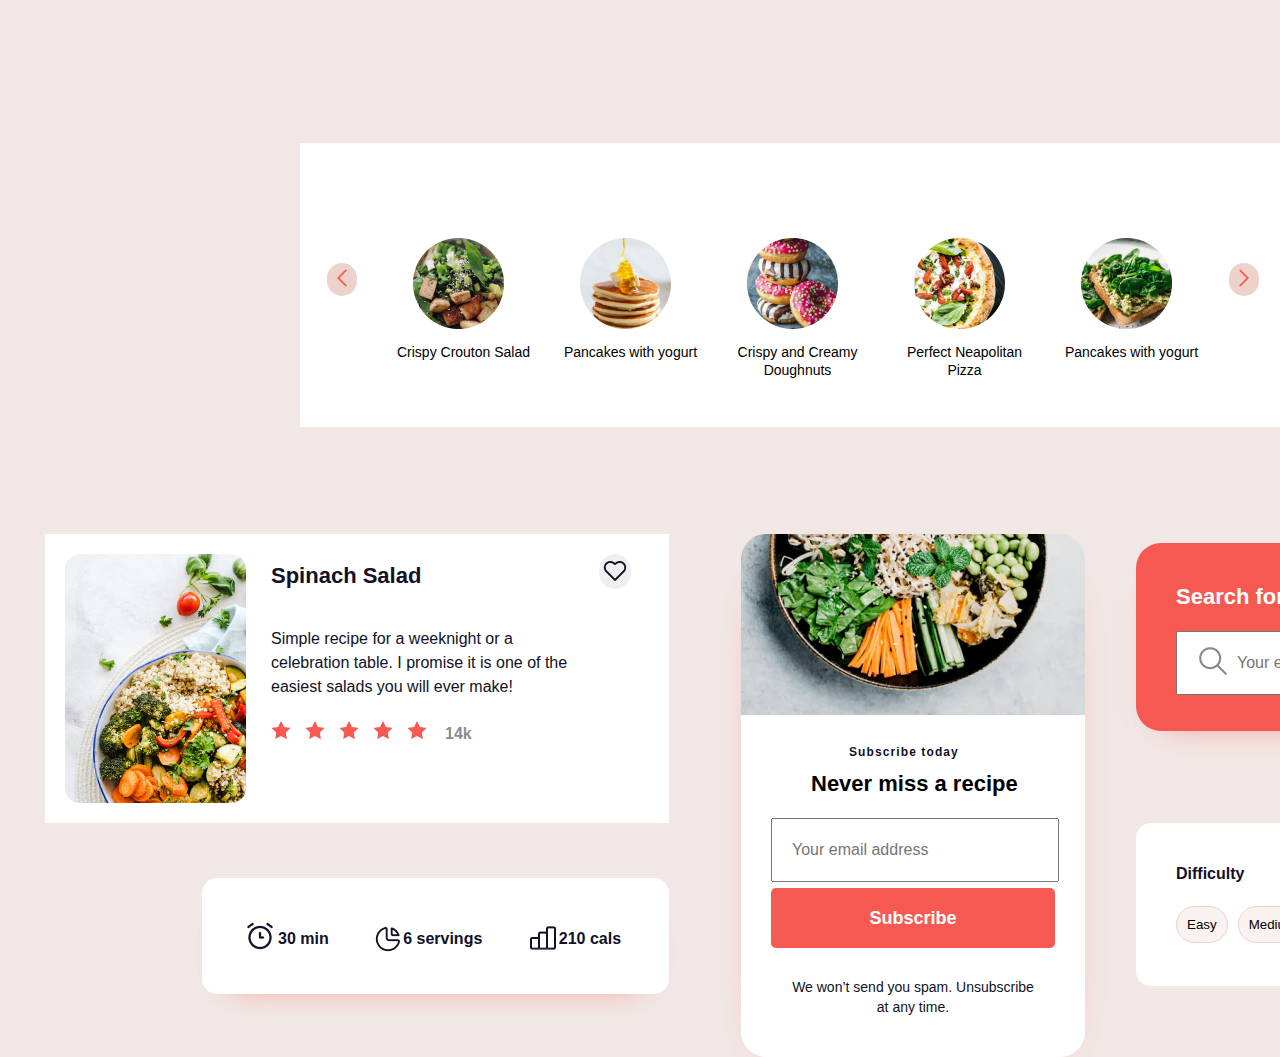
<file: Yemek/index.html>
<!DOCTYPE html>
<html lang="en">
<head>
    <meta charset="UTF-8">
    <title>Yemek Paketi</title>
    <link rel="stylesheet" type="text/css" href="style.css">
</head>
<body>
<aside>
    <div class="info">
        <span><img src="images/8.png" alt="">30 min</span>
        <span><img src="images/9.png" alt="">6 servings </span>
        <span><img src="images/10.png" alt="">210 cals</span>
    </div>
    <div class="recipes">
        <h4 class="searching">Search for recipes</h4>
        <label><input type="text" placeholder="Your email address"></label>
        <img src="images/12.png" alt="">
    </div>
    <div class="level">
        <h4>Difficulty</h4>
        <ul>
            <li><button>Easy</button></li>
            <li><button>Medium</button></li>
            <li><button>Hard</button></li>
        </ul>
    </div>
    <div class="spinach">
        <h4>Spinach Salad</h4>
        <span class="simp">Simple recipe for a weeknight or a celebration table. I promise it is one of the easiest salads you
            will ever make!</span>
        <img class="food-img" src="images/6.png" alt="">
        <button class="heart"><img src="images/11.png" alt=""></button>
        <ul>
        <li><img src="images/Star%20Copy.png" alt=""></li>
            <li><img src="images/Star%20Copy.png" alt=""></li>
            <li><img src="images/Star%20Copy.png" alt=""></li>
            <li><img src="images/Star%20Copy.png" alt=""></li>
            <li><img src="images/Star%20Copy.png" alt=""></li>
        </ul>

        <span class="count">14k</span>
    </div>
    <div class="never">
        <img class="main-img" src="images/7.png" alt="">
        <h3>Never miss a recipe</h3>
        <h4>Subscribe today</h4>
        <label><input type="text" class="mail" placeholder="Your email address"></label>
        <span>We won’t send you spam. Unsubscribe at any time.</span>
        <button>Subscribe</button>
    </div>
    <div class="menu-bar">
        <button class="left"><img  src="images/ok.png" alt=""></button>
        <button class="right"><img  src="images/ok.png" alt=""></button>
        <ul>
            <li><button><img src="images/1.png" alt=""></button><span>Crispy Crouton Salad</span></li>

            <li><button><img src="images/2.png" alt=""></button><span>Pancakes with yogurt</span></li>
            <li><button><img src="images/3.png" alt=""></button><span>Crispy and Creamy Doughnuts</span></li>
            <li><button><img src="images/4.png" alt=""></button><span>Perfect Neapolitan Pizza</span></li>
            <li><button><img src="images/5.png" alt=""></button><span>Pancakes with yogurt</span></li>
        </ul>







    </div>
</aside>
</body>
</html>
</file>
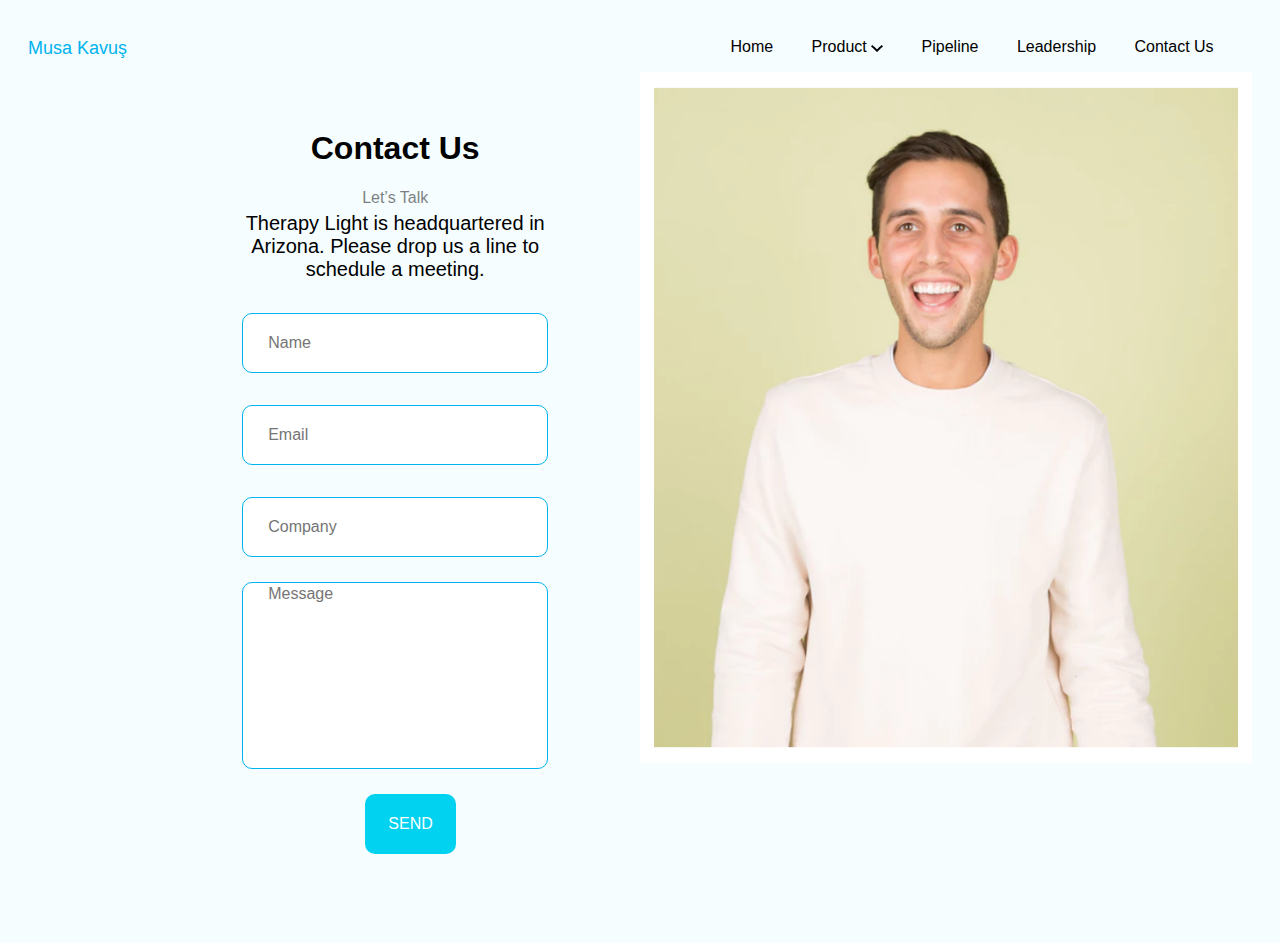
<file: teraphylight/contact.html>
<!DOCTYPE html>
<html lang="en">
<head>
    <meta charset="UTF-8">
    <title>Contact Us</title>
    <link rel="stylesheet" href="assets/css/contact.css" type="text/css" media="all">

</head>
<body>
<div class="header">
    <font>Musa Kavuş</font>
    <ul>
        <li><a href="index.html">Home</a></li>
        <li class="producttablist"><a href="product.html">Product <img src="assets/images/Shape.png" alt=""></a>
            <div class="showmenu">
                <ul class="product-menu">
                    <li><a href="">Java</a></li>
                    <li><a href="">HTML</a></li>
                    <li><a href="">CSS</a></li>
                    <li><a href="">JS</a></li>
                    <li><a href="">Node-JS</a></li>
                </ul>
            </div></li>
        <li><a href="pipeline.html">Pipeline</a></li>
        <li><a href="leadership.html">Leadership</a></li>
        <li><a href="contact.html">Contact Us</a></li>
    </ul>

</div>
<div class="container">
    <center><form  method="post" action="">
        <h1>Contact Us</h1>
        <span class="letstalk">Let’s Talk</span>
        <span class="span-explain">Therapy Light is headquartered in Arizona. Please drop us a line to schedule a meeting.</span>
        <label><input class="userName" type="text" placeholder="Name"></label>
        <label><input class="userMail" type="email" placeholder="Email"></label>
        <label><input class="userCompany" type="text" placeholder="Company"></label>
        <label><textarea class="userMessage" placeholder="Message" maxlength="1000"></textarea></label>
        <button class="sendbtn">SEND</button>
        <span class="tab-label"><label class="testlabel"><input class="loginsuccess" type="text" placeholder="Mesajınız Gönderildi" disabled>
            <img src="assets/images/—Pngtree—tick%20vector%20icon_3722540.png" alt=""></label></span>

    </form></center>
    <img class="closeimg" src="assets/images/Bitmap.png" alt="">

</div>
<script src="https://smtpjs.com/v3/smtp.js">
</script>
<script src="assets/js/contact.js"></script>
</body>
</html>
</file>
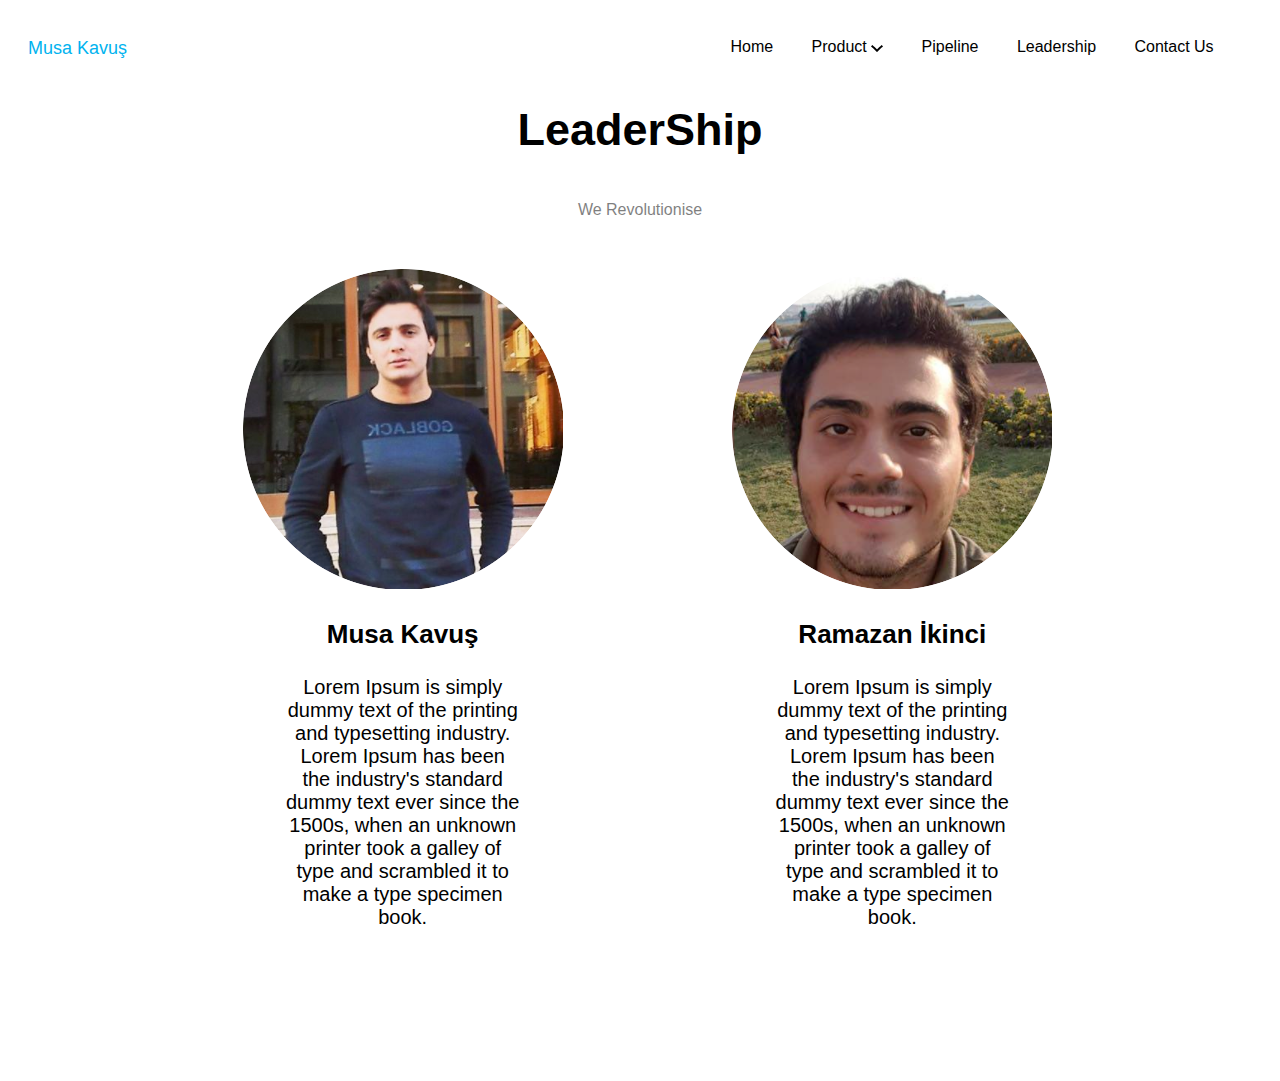
<file: teraphylight/leadership.html>
<!DOCTYPE html>
<html lang="en">
<head>
    <meta charset="UTF-8">
    <title>Leadership</title>
    <link rel="stylesheet" href="assets/css/leadership.css" type="text/css">
</head>
<body>
<div class="header">
    <font>Musa Kavuş</font>
    <ul>
        <li><a href="index.html">Home</a></li>
        <li class="producttablist"><a href="product.html">Product <img src="assets/images/Shape.png" alt=""></a>
            <div class="showmenu">
                <ul class="product-menu">
                    <li><a href="">Java</a></li>
                    <li><a href="">HTML</a></li>
                    <li><a href="">CSS</a></li>
                    <li><a href="">JS</a></li>
                    <li><a href="">Node-JS</a></li>
                </ul>
            </div></li>
        <li><a href="pipeline.html">Pipeline</a></li>
        <li><a href="leadership.html">Leadership</a></li>
        <li><a href="contact.html">Contact Us</a></li>
    </ul>
</div>

<div class="container">
    <h3>LeaderShip</h3>
    <span class="head-span">We Revolutionise</span>
    <div class="group">
        <div class="mic">
            <img src="assets/images/admin.png" alt="">
            <h3>Musa Kavuş</h3>
            <span>Lorem Ipsum is simply dummy text of the printing and typesetting industry. Lorem Ipsum has been the
                industry's standard dummy text ever since the 1500s, when an unknown printer took a galley of type
                and scrambled it to make a type specimen book.</span>

        </div>
            <div class="mic">
                <img src="assets/images/ramo.png" alt="">
                <h3>Ramazan İkinci</h3>
                <span>Lorem Ipsum is simply dummy text of the printing and typesetting industry. Lorem Ipsum has been the
                industry's standard dummy text ever since the 1500s, when an unknown printer took a galley of type
                and scrambled it to make a type specimen book.</span>
        </div>

    </div>
</div>
<script src="assets/js/lidership.js"></script>
</body>
</html>
</file>
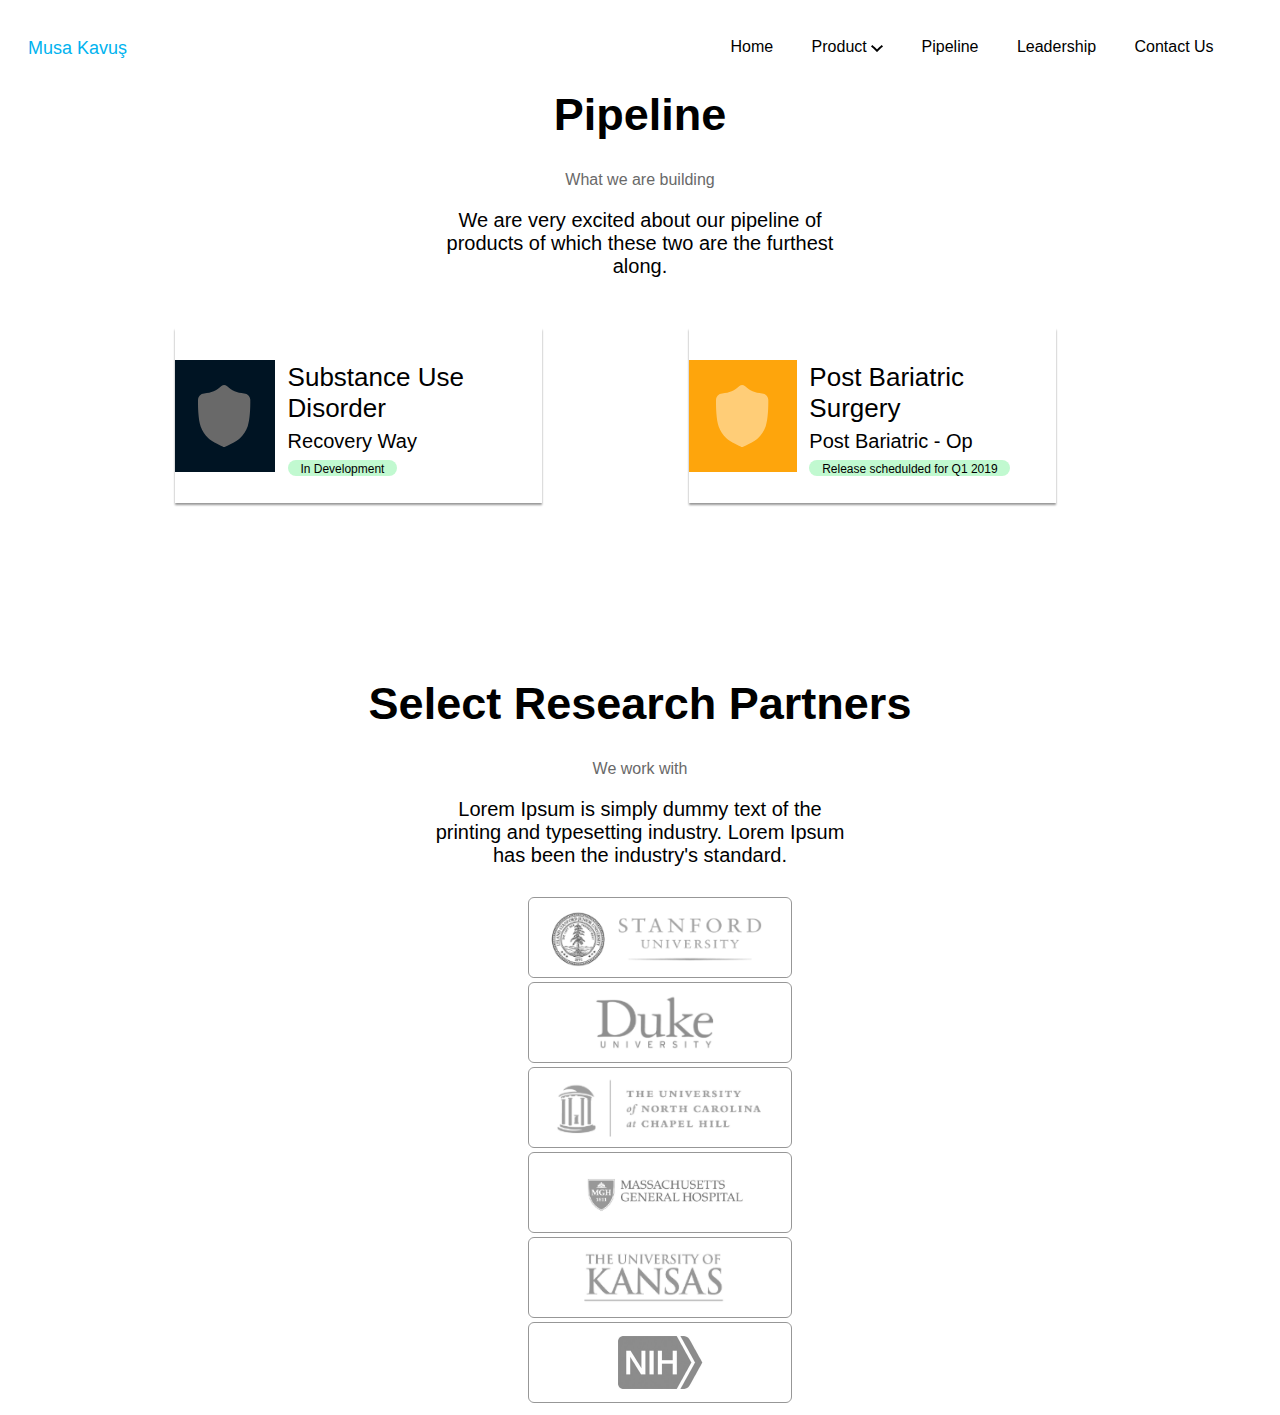
<file: teraphylight/pipeline.html>
<!DOCTYPE html>
<html lang="en">
<head>
    <meta charset="UTF-8">
    <title>Pipeline</title>
    <link rel="stylesheet" href="assets/css/pipeline.css">
</head>
<body>
<div class="header">
    <font>Musa Kavuş</font>
    <ul>
        <li><a href="index.html">Home</a></li>
        <li class="producttablist"><a href="product.html">Product <img src="assets/images/Shape.png" alt=""></a>
            <div class="showmenu">
                <ul class="product-menu">
                    <li><a href="">Java</a></li>
                    <li><a href="">HTML</a></li>
                    <li><a href="">CSS</a></li>
                    <li><a href="">JS</a></li>
                    <li><a href="">Node-JS</a></li>
                </ul>
            </div></li>
        <li><a href="pipeline.html">Pipeline</a></li>
        <li><a href="leadership.html">Leadership</a></li>
        <li><a href="contact.html">Contact Us</a></li>
    </ul>
</div>
<div class="container">
    <h1>Pipeline</h1>
    <span class="tab-span1">What we are building</span>
    <span class="tab-span2">We are very excited about our pipeline of products of which
        these two are the furthest along.</span>
    <div class="piplist">
        <div class="imgarea">
            <img src="assets/images/shield55.png" alt="">
        </div>
        <div class="test">
            <span>Substance Use Disorder</span>
            <span>Recovery Way</span>
            <span>In Development</span>
        </div>
    </div>
    <div class="piplist2">
        <div class="imgarea">
            <img src="assets/images/shield5.png" alt="">
        </div>
        <div class="test">
            <span>Post Bariatric Surgery</span>
            <span>Post Bariatric - Op</span>
            <span>Release schedulded for Q1 2019</span>
        </div>
    </div>

    <div class="research">
        <h1>Select Research Partners</h1>
        <span class="tab-span1">We work with</span>
        <span class="tab-span2">Lorem Ipsum is simply dummy text of the printing and typesetting industry. Lorem
            Ipsum has been the industry's standard.</span>
        <ul>
            <li><img src="assets/images/standford.png" alt=""></li>
            <li><img src="assets/images/duke.png" alt=""></li>
            <li><img src="assets/images/UNC.png" alt=""></li>
            <li><img src="assets/images/MGH.png" alt=""></li>
            <li><img src="assets/images/TUK.png" alt=""></li>
            <li><img src="assets/images/NIH.png" alt=""></li>
        </ul>
    </div>
</div>
<script src="assets/js/pipeline.js"></script>
</body>
</html>
</file>
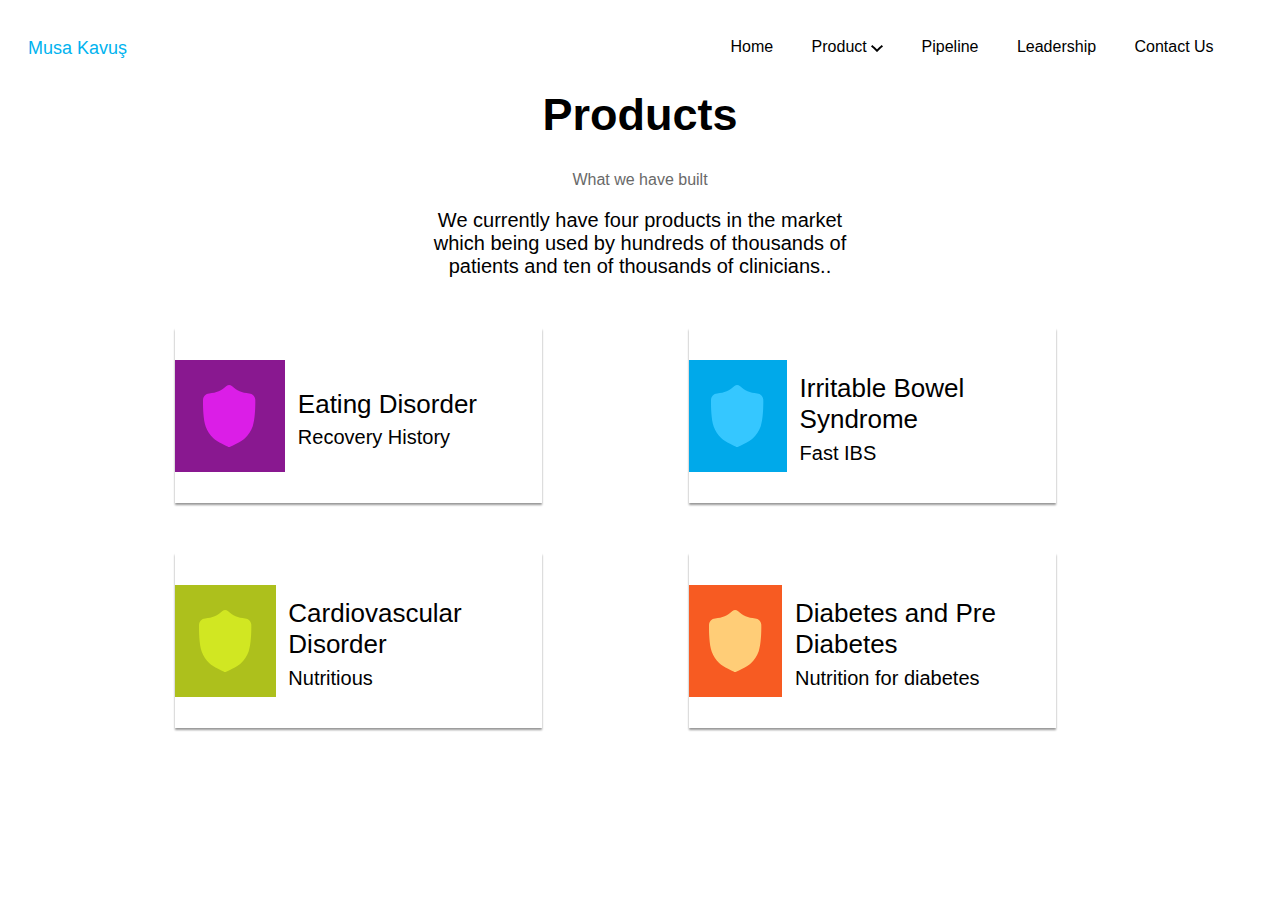
<file: teraphylight/product.html>
<!DOCTYPE html>
<html lang="en">
<head>
    <meta charset="UTF-8">
    <title>Product</title>
    <link rel="stylesheet" href="assets/css/product.css">
</head>
<body>
<div class="header">

    <font>Musa Kavuş</font>
    <ul>
        <li><a href="index.html">Home</a></li>
        <li class="producttablist"><a href="product.html">Product <img src="assets/images/Shape.png" alt=""></a>
            <div class="showmenu">
                <ul class="product-menu">
                    <li><a href="">Java</a></li>
                    <li><a href="">HTML</a></li>
                    <li><a href="">CSS</a></li>
                    <li><a href="">JS</a></li>
                    <li><a href="">Node-JS</a></li>
                </ul>
            </div>
        </li>
        <li><a href="pipeline.html">Pipeline</a></li>
        <li><a href="leadership.html">Leadership</a></li>
        <li><a href="contact.html">Contact Us</a></li>
    </ul>
</div>

<div class="container">
    <h1>Products</h1>
    <span class="tab-span1">What we have built</span>
    <span class="tab-span2">We currently have four products in the market which being used by hundreds of thousands
        of patients and ten of thousands of clinicians..</span>
    <div class="piplist">
        <div class="imgarea">
            <img src="assets/images/shieldmor.png" alt="">
        </div>
        <div class="test">
            <span>Eating Disorder</span>
            <span>Recovery History</span>
        </div>
    </div>
    <div class="piplist2">
        <div class="imgarea">
            <img src="assets/images/shieldmavi.png" alt="">
        </div>
        <div class="test">
            <span>Irritable Bowel Syndrome</span>
            <span>Fast IBS</span>

        </div>
    </div>
    <div class="piplist3">
        <div class="imgarea">
            <img src="assets/images/shield-3.png" alt="">
        </div>
        <div class="test">
            <span>Cardiovascular Disorder</span>
            <span>Nutritious</span>

        </div>
    </div>
    <div class="piplist4">
        <div class="imgarea">
            <img src="assets/images/shield5.png" alt="">
        </div>
        <div class="test">
            <span>Diabetes and Pre Diabetes</span>
            <span>Nutrition for diabetes</span>

        </div>
    </div>
</div>

<script src="assets/js/product.js"></script>
</body>
</html>
</file>
<file: Checkout/style.css>
@font-face {
  src: url("fonts/Avenir Roman.otf");
  font-family: Avenir-Roman;
}
* {
  box-sizing: border-box;
  padding: 0;
  margin: 0;
  list-style-type: none;
  text-decoration: none;
  font-family: Avenir-Roman, sans-serif;
}

body {
  width: 98%;
  margin: auto;
  position: relative;
}
body .sepetbos {
  display: none;
  justify-content: center;
  align-items: center;
  width: 100%;
  height: 200px;
  background-color: #777879;
  position: absolute;
  z-index: 1;
}
body .sepetbos span {
  font-size: 48px;
  color: white;
}
body .container {
  margin: auto;
  background-color: white;
  width: 75%;
  height: auto;
  padding: 0 20px;
}
body .container .header {
  position: relative;
  top: 30px;
  height: 50px;
  border-bottom: thin solid #979797;
  line-height: 50px;
}
body .container .header .tab {
  display: flex;
  align-items: center;
  flex-wrap: nowrap;
}
body .container .header .tab h2 {
  display: inline-block;
  font-size: 18px;
}
body .container .header .tab span {
  display: inline-block;
  margin-left: 5%;
  font-size: 12px;
  color: #9C9C9C;
}
body .container .header .tab button {
  border: none;
  outline: none;
  background: none;
  right: 0;
  position: absolute;
  cursor: pointer;
  transition: 300ms transform ease-in-out;
}
body .container .header .tab button:hover {
  transform: scale(1.05);
}
body .container .content {
  margin-top: 50px;
}
body .container .content .menu {
  width: 58%;
  height: auto;
  position: relative;
  text-align: center;
}
body .container .content .menu .tap-head {
  font-size: 16px;
  text-align: left;
  margin-top: 5px;
  padding-left: 2vw;
  color: #777879;
}
body .container .content .menu .cardstyle {
  display: inline-flex;
  align-items: flex-end;
  justify-content: center;
  flex-flow: column;
  flex-wrap: wrap;
  left: 50%;
  padding: 35px 2.4vw 0;
}
body .container .content .menu .cardstyle p {
  font-size: 12px;
}
body .container .content .menu .cardstyle button {
  border: none;
  outline: none;
  cursor: pointer;
  transition: 300ms transform ease-in-out;
}
body .container .content .menu .cardstyle button:hover {
  transform: scale(1.05);
}
body .container .content .menu .bottom-head {
  font-size: 16px;
  text-align: left;
  margin-top: 30px;
  padding-left: 2vw;
  color: #777879;
}
body .container .content .menu form {
  margin-top: 30px;
  position: relative;
  margin-left: 15%;
}
body .container .content .menu form input {
  display: block;
  margin-left: 4vw;
  height: 40px;
  margin-top: 0.5vw;
  width: 50%;
  padding: 0 1vw;
  outline: none;
}
body .container .content .menu form #ym {
  width: 20%;
  float: left;
}
body .container .content .menu form #cvc {
  width: 25%;
  position: absolute;
  left: 8.5vw;
}
body .container .content .menu form #forcheck {
  display: flex;
  margin-top: 65px;
  align-items: flex-end;
  color: #777879;
  font-size: 14px;
}
body .container .content .menu form #forcheck #check {
  width: 18px;
  height: 18px;
  display: block;
  outline: none;
}
body .container .content .menu form #form-btn {
  background-color: #8BD638;
  border: none;
  border-radius: 5px;
  cursor: pointer;
  color: white;
  font-size: 16px;
  font-weight: bold;
  margin-top: 15px;
  transition: 500ms all ease-in-out;
}
body .container .content .menu form #form-btn:hover {
  background-color: white;
  transform: scale(1.01);
  color: #8BD638;
  border: 1px solid #8BD638;
}
body .container .content .baggage {
  position: relative;
  width: 40%;
  height: auto;
  float: right;
}
body .container .content .baggage .order {
  display: flex;
  align-items: center;
  position: relative;
  height: 50px;
}
body .container .content .baggage .order img {
  float: left;
  position: absolute;
  left: 0;
}
body .container .content .baggage .order .info {
  position: relative;
  float: left;
  text-align: left;
  margin-left: 20%;
}
body .container .content .baggage .order .info p:nth-child(1) {
  font-size: 12px;
  color: #777879;
}
body .container .content .baggage .order .info p:nth-child(2) {
  font-size: 10px;
  color: #777879;
}
body .container .content .baggage .order .info p:nth-child(3) {
  font-size: 10px;
  color: #777879;
}
body .container .content .baggage .order .price {
  position: absolute;
  right: 0;
  display: flex;
  justify-content: center;
  align-items: start;
}
body .container .content .baggage .order .price button {
  position: absolute;
  right: 200%;
  bottom: 20px;
  cursor: pointer;
  transition: 300ms all ease-in-out;
}
body .container .content .baggage .order .price button:hover {
  transform: scale(1.05);
}
body .container .content .baggage .calc {
  margin-top: 50px;
}
body .container .content .baggage .calc p {
  margin: 20px 0;
  font-size: 12px;
  color: #9C9C9C;
}
body .container .content .baggage .calc p span {
  position: absolute;
  right: 0;
}
body .container .content .baggage .calc p:last-child {
  border-top: thin solid #9C9C9C;
  padding: 1vw 0;
}
@media screen and (max-width: 768px) {
  body .container .header .tab span {
    display: none;
  }
  body .container .content .menu {
    position: absolute;
    clear: right;
    top: 650px;
  }
  body .container .content .menu .cardstyle {
    display: block;
  }
  body .container .content .menu form label input {
    width: 75%;
    font-size: 12px;
  }
  body .container .content .menu form #ym {
    width: 40%;
    float: left;
  }
  body .container .content .menu form #cvc {
    width: 25%;
    position: absolute;
    left: 23vw;
  }
  body .container .content .baggage {
    position: absolute;
  }
  body .container .content .baggage .order {
    padding: 40px 20px;
    width: 200%;
  }
  body .container .content .baggage .order .price {
    position: absolute;
    right: 0;
  }
}
@media (max-width: 1024px) and (min-width: 769px) {
  body .container {
    width: 100%;
  }
  body .container .content .menu .cardstyle {
    padding: 35px 1.5vw 0;
  }
}

/*# sourceMappingURL=style.css.map */
</file>
<file: OgiOgi/style.css>
@font-face {
  src: url("fonts");
  font-family: Montserrat, sans-serif;
}
* {
  box-sizing: border-box;
  list-style-type: none;
  text-decoration: none;
  font-family: Montserrat, sans-serif;
}

body {
  margin: 0;
  padding: 0;
  display: grid;
  grid-template-areas: "header" "container";
  grid-template-rows: 200px 800px;
  grid-template-columns: auto;
}
body #cookies {
  position: fixed;
  bottom: 0;
  right: 0;
  width: 20%;
  height: auto;
  text-align: left;
  z-index: 2;
  color: white;
  background-color: black;
  padding: 10px;
  opacity: 0.9;
  animation: anime 2s linear reverse;
}
body #cookies button {
  width: 50%;
  height: 30px;
  background-color: darkgreen;
  border: none;
  border-radius: 100px;
  color: white;
  font-size: 14px;
  font-weight: 700;
  cursor: pointer;
  outline: none;
  margin-left: 20%;
}
body #cookies button:hover {
  background-color: white;
  color: darkgreen;
  transition: 700ms all ease-in-out;
}
@keyframes anime {
  0% {
    transform: translateY(0%);
  }
  100% {
    transform: translateY(250%);
  }
}
body .allofthem {
  text-align: center;
}
body .allofthem .header {
  position: relative;
  grid-area: header;
  width: 100%;
  height: 200px;
}
body .allofthem .header img {
  position: absolute;
  left: 0;
  bottom: 70px;
}
body .allofthem .header ul {
  position: absolute;
  top: 0;
  height: 20px;
  margin-left: 68%;
  display: flex;
  flex-wrap: nowrap;
}
body .allofthem .header ul li {
  float: left;
  margin-left: 10px;
}
body .allofthem .header ul li a {
  text-decoration: none;
  color: dimgray;
  outline: none;
}
body .allofthem .header ul li a:hover {
  opacity: 0.8;
}
body .allofthem .header h1 {
  position: relative;
  top: 70px;
  width: 60%;
  left: 20%;
}
body .allofthem .header p {
  margin-top: 100px;
}
body .allofthem .container {
  display: grid;
  grid-area: container;
  grid-template-rows: repeat(5, 702px);
  grid-template-columns: auto;
}
body .allofthem .container .about-us #paragraph {
  background-color: #141720;
  height: 701px;
  width: 50%;
  position: relative;
  bottom: 20px;
}
body .allofthem .container .about-us #paragraph h1 {
  color: white;
  position: relative;
  top: 70px;
}
body .allofthem .container .about-us #paragraph #p-div {
  margin-top: 100px;
  position: relative;
  width: 80%;
  text-align: left;
  margin-left: 10%;
}
body .allofthem .container .about-us #paragraph #p-div p {
  padding-top: 50px;
  color: white;
}
body .allofthem .container .about-us img {
  position: absolute;
  width: 50%;
  top: 220px;
  height: 702px;
}
body .allofthem .container .timeline #border-div {
  position: absolute;
  width: 1px;
  height: 500px;
  border: 2px solid tomato;
  background-color: blue;
  margin-left: 25%;
  margin-top: 100px;
}
body .allofthem .container .timeline #timeline-paragraph {
  width: 40%;
  position: absolute;
  left: 45%;
  margin-top: 100px;
}
body .allofthem .container .timeline .btns {
  position: absolute;
  left: 21.8%;
  margin-top: 100px;
}
body .allofthem .container .timeline .btns button {
  border: none;
  display: block;
  margin-bottom: 50px;
  cursor: pointer;
  outline: none;
  background-color: white;
}
body .allofthem .container .timeline .btns button:hover {
  background-color: dimgray;
  border-radius: 100px;
}
body .allofthem .container .our-services .services {
  float: left;
  height: 180px;
  width: 355px;
  margin-left: 20px;
  margin-top: 50px;
  position: relative;
  left: 8%;
}
body .allofthem .container .our-services .services h2 {
  font-size: 20px;
  font-style: normal;
  font-weight: 400;
  line-height: 26px;
  text-align: left;
}
body .allofthem .container .our-services .services img {
  position: relative;
  right: 45%;
}
body .allofthem .container .our-services .services p {
  font-size: 15px;
  font-style: normal;
  font-weight: 400;
  line-height: 26px;
  letter-spacing: 0.5px;
  text-align: left;
}
body .allofthem .container .hiring #paragraph-box {
  position: relative;
}
body .allofthem .container .hiring #paragraph-box #pp-div {
  background-color: #141720;
  height: 700px;
  width: 46.5%;
  position: absolute;
  right: 0;
  top: 0;
  color: white;
}
body .allofthem .container .hiring #paragraph-box #pp-div .tesr {
  position: absolute;
  height: 316px;
  width: 75%;
  top: 250px;
  left: 12%;
}
body .allofthem .container .hiring #paragraph-box img {
  position: absolute;
  left: 0;
}
body .allofthem .container .contact-us {
  position: relative;
}
body .allofthem .container .contact-us img {
  position: absolute;
  right: 0;
  width: 46.5%;
}
body .allofthem .container .contact-us form {
  width: 53.5%;
  height: 700px;
  background-color: #141720;
  position: absolute;
  color: white;
}
body .allofthem .container .contact-us form .form-div {
  position: absolute;
  top: 150px;
  left: 10%;
}
body .allofthem .container .contact-us form .form-div button {
  margin-top: 50px;
  width: 125px;
  height: 40px;
  font-weight: 700;
  background-color: #C71222;
  border-radius: 100px;
  border: none;
  color: white;
  font-size: 15px;
  cursor: pointer;
  outline: none;
  transition: 300ms all ease-in-out;
}
body .allofthem .container .contact-us form .form-div button:hover {
  background-color: white;
  color: #C71222;
  border: 1px solid crimson;
  transform: scale(1.1);
  transition: 700ms all ease-in-out;
}
body .allofthem .container .contact-us form input {
  display: block;
  margin-top: 20px;
  height: 50px;
  margin-left: 10%;
  padding-left: 10px;
  background-color: #141720;
  border: none;
  border-bottom: 1px solid white;
  outline: none;
  color: white;
  font-size: 15px;
}
body .allofthem .container .contact-us form #message {
  height: 100px;
  padding-bottom: 70px;
}
@media (max-width: 1150px) {
  body .allofthem .header h2 {
    visibility: hidden;
  }
  body .allofthem .header ul {
    right: 10%;
  }
  body .allofthem h1 {
    position: relative;
  }
  body .allofthem h2 {
    position: relative;
    bottom: 8%;
    right: 3%;
  }
  body .container .hiring {
    margin-top: 100px;
  }
}
@media (max-width: 768px) {
  body #cookies {
    display: none;
  }
  body .header p {
    display: none;
  }
  body .header img {
    display: none;
  }
  body .header ul {
    margin-right: 3%;
  }
  body .container .about-us {
    background-color: #141720;
  }
  body .container .about-us #paragraph {
    display: inline-block;
  }
  body .container .about-us #paragraph #p-div {
    position: absolute;
  }
  body .container .about-us img {
    display: none;
  }
  body .container .hiring {
    margin-top: 800px;
    position: relative;
    right: 555px;
    width: 215%;
  }
  body .container .hiring img {
    display: none;
  }
  body .container .contact-us {
    margin-top: 800px;
    width: 186.5%;
  }
  body .container .contact-us img {
    display: none;
  }
}

/*# sourceMappingURL=style.css.map */
</file>
<file: teraphylight/assets/css/style.css>
@font-face {
  src: url("../fonts/Avenir Heavy.ttf");
  font-family: Avenir-Heavy, sans-serif;
}
@font-face {
  src: url("../fonts/AvenirLTStd-Roman.otf");
  font-family: Avenir-Roman, sans-serif;
}
* {
  box-sizing: border-box;
  list-style-type: none;
  text-decoration: none;
  font-family: Avenir-Heavy, sans-serif;
  padding: 0;
  margin: 0;
}

body {
  padding: 0 20px;
}
body .cookies {
  width: 400px;
  height: 200px;
  background-color: black;
  position: fixed;
  z-index: 150;
  color: white;
  text-align: center;
  padding: 0.8vw 0.8vw 0;
  margin: auto;
  font-size: 18px;
  right: 0;
  bottom: 0;
  opacity: 85%;
  animation: anime 1.5s linear reverse;
}
body .cookies button {
  outline: none;
  display: block;
  text-align: center;
  width: 150px;
  height: 40px;
  background-color: #1A741A;
  border-radius: 40px;
  margin: 10px;
  color: white;
  font-weight: 700;
  font-size: 18px;
  border: none;
  cursor: pointer;
}
body .cookies button:hover {
  background-color: white;
  color: #1A741A;
  transform: scale(1.02);
}
body .container .header {
  background: url("../images/Bitmap1.png") center no-repeat;
  background-size: cover;
  height: 720px;
  position: relative;
  border-bottom-right-radius: 150px;
}
body .container .header #check-menu {
  display: none;
}
body .container .header .check-label {
  display: none;
}
body .container .header font {
  display: inline-block;
  margin-top: 30px;
  color: #00B3EF;
  font-size: 18px;
}
body .container .header ul {
  margin-top: 30px;
  float: right;
  display: flex;
  flex-wrap: wrap;
  margin-right: 3vw;
}
body .container .header ul li {
  margin-left: 3vw;
  outline: none;
}
body .container .header ul li a {
  color: #000000;
  font-size: 16px;
  outline: none;
}
body .container .header ul li a:hover {
  opacity: 0.8;
}
body .container .header ul li .showmenu {
  display: none;
}
body .container .header ul li .showmenu .product-menu {
  position: absolute;
  display: flex;
  text-align: center;
  width: 10%;
  margin: auto;
  border: thin solid #00B3EF;
  border-radius: 10px;
  justify-content: center;
  align-items: center;
  background: black;
  z-index: 10;
}
body .container .header ul li .showmenu .product-menu li {
  margin: 0.2vw 1.5vw 0 0;
  width: 100%;
}
body .container .header ul li .showmenu .product-menu li a {
  color: white;
  font-size: 16px;
}
body .container .header h3 {
  text-align: center;
  font-size: 38px;
  margin-top: 100px;
}
body .container .header span {
  margin-top: 15px;
  display: block;
  font-size: 26px;
  text-align: center;
  width: 50%;
}
body .container .header button {
  border: none;
  background-color: #00D2EF;
  width: 154px;
  height: 60px;
  color: white;
  border-radius: 10px;
  font-size: 16px;
  cursor: pointer;
  outline: none;
  margin-top: 10px;
  transition: 500ms all ease-in-out;
}
body .container .header button:hover {
  border: thin solid #00D2EF;
  background-color: white;
  color: #00D2EF;
  font-weight: 700;
}
body .container .main .our-mission h1 {
  text-align: center;
  margin-top: 50px;
  font-size: 45px;
}
body .container .main .our-mission .first-span {
  display: block;
  font-size: 16px;
  color: #696969;
  margin-top: 10px;
}
body .container .main .our-mission .second-span {
  text-align: center;
  display: block;
  font-size: 26px;
  width: 65%;
  margin-top: 15px;
}
body .container .main .ourcorvalues h1 {
  font-size: 45px;
  text-align: center;
  margin-top: 50px;
}
body .container .main .ourcorvalues .first-span {
  display: block;
  font-size: 16px;
  color: #696969;
  margin-top: 10px;
  text-align: center;
}
body .container .main .ourcorvalues .our-contents p {
  font-size: 20px;
  margin: 1vw 3vw 0;
  background-color: #F9F9F9;
  width: 25%;
  display: inline-block;
}
body .container .main .ourapproach h1 {
  text-align: center;
  margin-top: 50px;
  font-size: 45px;
}
body .container .main .ourapproach .first-span {
  display: block;
  font-size: 16px;
  color: #696969;
  margin-top: 10px;
}
body .container .main .ourapproach .ourapproalist {
  width: 75%;
}
body .container .main .ourapproach .ourapproalist h5 {
  padding: 25px 15px 25px;
  box-shadow: 2px 2px 14px dimgrey;
  margin: 10px 4vw;
  width: 37%;
  text-align: left;
  display: inline-block;
  min-height: 413px;
  line-height: 30px;
}
body .container .main .ourapproach .ourapproalist h5 span {
  font-size: 20px;
  font-weight: 400;
  display: inline-block;
  text-align: left;
}
body .container .main .ourapproach .ourapproalist h5:nth-child(even) {
  color: red;
  margin-top: 50px;
}
body .container .main .sci-evi {
  width: 80%;
}
body .container .main .sci-evi h1 {
  text-align: center;
  margin-top: 50px;
  font-size: 45px;
}
body .container .main .sci-evi .first-span {
  display: block;
  font-size: 16px;
  color: #696969;
  margin-top: 10px;
}
body .container .main .sci-evi .sci1 {
  margin-top: 20px;
  float: left;
  width: 25%;
  height: 500px;
  box-shadow: 0 0 6px #696969;
}
body .container .main .sci-evi .sci1 img {
  width: 100%;
}
body .container .main .sci-evi .sci1 h2 {
  font-size: 26px;
  margin-left: 1vw;
}
body .container .main .sci-evi .sci1 span {
  display: block;
  font-size: 20px;
  line-height: 30px;
}
body .container .main .sci-evi .sci1 a {
  float: right;
  margin-top: 65px;
  color: #00B3EF;
  font-size: 16px;
  margin-right: 0.5vw;
}
body .container .main .sci-evi .sci2 {
  margin-top: 20px;
  float: right;
  width: 25%;
  height: 500px;
  box-shadow: 0 0 6px #696969;
}
body .container .main .sci-evi .sci2 img {
  width: 100%;
}
body .container .main .sci-evi .sci2 h2 {
  font-size: 26px;
  margin-left: 1vw;
}
body .container .main .sci-evi .sci2 span {
  display: inline-block;
  font-size: 20px;
  line-height: 30px;
}
body .container .main .sci-evi .sci2 a {
  float: right;
  margin-top: 65px;
  color: #00B3EF;
  font-size: 16px;
  margin-right: 0.5vw;
}
body .container .main .sci-evi .sci3 {
  margin-top: 20px;
  width: 25%;
  height: 500px;
  box-shadow: 0 0 6px #696969;
}
body .container .main .sci-evi .sci3 img {
  width: 100%;
}
body .container .main .sci-evi .sci3 h2 {
  font-size: 26px;
  margin-left: 1vw;
}
body .container .main .sci-evi .sci3 span {
  display: inline-block;
  font-size: 20px;
  line-height: 30px;
}
body .container .main .sci-evi .sci3 a {
  float: right;
  margin-top: 65px;
  color: #00B3EF;
  font-size: 16px;
  margin-right: 0.5vw;
}
body .container .main .border-div {
  margin-top: 50px;
  border: 1px solid #C5D5DE;
  height: 1px;
  width: 90%;
}
body .container .main .autor {
  background-color: #F5FDFF;
  margin-top: 50px;
}
body .container .main .autor .main-span {
  display: block;
  width: 40%;
  font-size: 26px;
}
body .container .main .autor a {
  margin-top: 20px;
  font-size: 16px;
  display: block;
  color: #00B3EF;
}
body .container .main .autor .ucnokta {
  display: inline;
  font-size: 50px;
}
body .container .main .autor .ucnokta span {
  display: inline-block;
  width: 10px;
  height: 10px;
  background-color: #BABABA;
  border-radius: 100%;
}
body .container .main .autor .ucnokta span:nth-child(2) {
  background-color: #1D2027;
}
body .container .main .autor .ucnokta button {
  outline: none;
  cursor: pointer;
  width: 70px;
  height: 70px;
  border-radius: 100px;
  border: thin solid white;
}
body .container .main .autor .ucnokta button:hover {
  border: thin solid #00B3EF;
}
body .footer {
  position: relative;
  width: 80%;
  margin: auto;
  height: auto;
}
body .footer .leftcontent {
  width: 30%;
  float: left;
}
body .footer .leftcontent h3 {
  font-size: 24px;
  color: #00B3EF;
  display: inline-block;
}
body .footer .leftcontent p {
  margin-top: 10px;
  width: 100%;
  opacity: 50%;
}
body .footer .leftcontent .social-media {
  display: flex;
  flex-direction: row;
  margin-top: 10px;
}
body .footer .leftcontent .social-media li:nth-child(2) {
  margin-left: 1vw;
}
body .footer .leftcontent .social-media li:nth-child(3) {
  margin-left: 1vw;
}
body .footer .rightcontent ul {
  display: flex;
  justify-content: left;
  align-items: flex-start;
  flex-wrap: wrap;
}
body .footer .rightcontent ul li {
  width: 30%;
  display: inline-block;
  float: left;
  margin-top: 0.5vw;
}
body .footer .rightcontent ul li a {
  font-size: 14px;
  color: black;
}
body .footer .rightcontent ul li a:hover {
  opacity: 0.8;
}
body .footer .borderspan {
  display: block;
  width: 100%;
  border: 1px solid #D8D8D8;
  margin-top: 75px;
}
body .footer p {
  margin-top: 30px;
  display: inline-block;
}
body .footer .submenuu {
  display: inline-flex;
  flex-wrap: wrap;
  position: absolute;
  right: 0;
  margin-top: 30px;
}
body .footer .submenuu span {
  display: inline-block;
  width: 1px;
  height: 13px;
  border: 1px solid #D8D8D8;
}
@media screen and (max-width: 768px) {
  body .container .header {
    position: relative;
  }
  body .container .header font {
    display: none;
  }
  body .container .header ul {
    display: none;
  }
  body .container .header ul li .showmenu .product-menu {
    width: 25%;
  }
  body .container .header .check-label {
    display: block;
    cursor: pointer;
  }
  body .container .header #check-menu:checked ~ .main-menu {
    display: flex;
    flex-direction: column;
    justify-content: center;
    position: absolute;
    left: 0;
    top: 30px;
    background-color: #00B3EF;
    border-radius: 10px;
    width: auto;
    padding: 10px;
  }
  body .container .header #check-menu:checked ~ .main-menu li {
    margin: 5px 0;
  }
  body .container .header #check-menu:checked ~ .main-menu .producttablist {
    float: left;
  }
  body .container .header #check-menu:checked ~ .main-menu .producttablist .showmenu {
    margin-left: 1.5vw;
    float: right;
    width: auto;
  }
  body .container .header #check-menu:checked ~ .main-menu .producttablist .showmenu .product-menu {
    z-index: 100;
    position: absolute;
    display: flex;
    flex-flow: column;
    flex-wrap: nowrap;
    width: auto;
    justify-content: right;
    text-align: center;
    background-color: white;
    padding: 0 10px;
  }
  body .container .header #check-menu:checked ~ .main-menu .producttablist .showmenu .product-menu li a {
    color: #00B3EF;
  }
  body .container .header #check-menu:checked ~ .main-menu .producttablist .showmenu .product-menu li a:hover {
    color: black;
  }
  body .container .header #check-menu:checked ~ .main-menu li a {
    color: white;
  }
  body .container .main .ourcorvalues .our-contents {
    display: flex;
    flex-direction: column;
    padding-top: 20px;
  }
  body .container .main .ourapproach .ourapproalist {
    display: flex;
    flex-direction: column;
  }
  body .container .main .sci-evi {
    display: flex;
    flex-direction: column;
    justify-content: center;
    align-items: center;
  }
  body .container .main .sci-evi .sci1 {
    width: 100%;
    height: 100%;
  }
  body .container .main .sci-evi .sci2 {
    width: 100%;
    height: 100%;
  }
  body .container .main .sci-evi .sci3 {
    width: 100%;
    height: 100%;
  }
  body .footer .submenuu {
    margin-top: 100px;
    left: 0;
  }
}
@keyframes anime {
  0% {
    transform: translateY(0%);
  }
  100% {
    transform: translateY(100%);
  }
}

/*# sourceMappingURL=style.css.map */
</file>
<file: uydurukwebsite/style.css>
* {
  font-family: "Roboto Light", sans-serif;
  padding: 0;
  margin: 0;
}

body {
  background-color: #F2F2F2;
}
body aside {
  display: grid;
  grid-template-areas: "_header" "_container" "_footer";
  grid-template-rows: 500px 627px 500px;
  width: 100%;
}
body aside .header {
  display: grid;
  grid-area: _header;
  grid-template-columns: 3fr 3fr 3fr 3fr;
  margin-top: 20px;
}
body aside .header .logo {
  text-align: center;
  background-color: #faffbb;
}
body aside .header .logo img {
  position: relative;
  top: 75px;
}
body aside .header #testet {
  height: 417px;
}
body aside .header #testet .my-name {
  position: relative;
  top: 20px;
}
body aside .header #testet .profile-img {
  position: relative;
  top: 20px;
}
body aside .header #testet .time {
  position: relative;
  top: 20px;
}
body aside .header .head-item ul {
  position: relative;
  margin-left: 40px;
}
body aside .header .head-item ul li {
  width: 250px;
  list-style-type: none;
}
body aside .header .head-item ul li span {
  display: block;
  margin-top: 5px;
}
body aside .header .head-item ul li .cat {
  font-size: 12px;
  color: white;
  background-color: #47BCD4;
  border-radius: 20px;
  width: 102px;
  height: 19px;
  line-height: 19px;
  text-align: center;
}
body aside .header .head-item ul li .cat-img {
  position: relative;
  width: 280px;
  right: 28px;
}
body aside .header .head-item ul li .head {
  text-align: left;
  font-weight: 700;
  font-size: 18px;
  color: #10182F;
  line-height: 22px;
}
body aside .header .head-item ul li .sub-text {
  font-size: 16px;
  text-align: left;
  font-weight: 400;
  line-height: 20px;
  color: #10182F;
}
body aside .header .head-item ul li .my-name {
  text-align: left;
  font-weight: 700;
  font-size: 16px;
  line-height: 20px;
}
body aside .header .head-item ul li .profile-img {
  margin-right: 250px;
}
body aside .header .head-item ul li .time {
  font-size: 14px;
  font-weight: 400;
  line-height: 17px;
  color: #545D7A;
  text-align: left;
}
body aside .container {
  display: grid;
  grid-area: _container;
  grid-template-rows: 1fr 1fr 1fr;
  grid-template-columns: 1fr 1fr;
  grid-gap: 10px;
}
body aside .container .classitem1 {
  position: relative;
  background: #FFFFFF;
  box-shadow: 0 30px 75px -35px rgba(35, 68, 126, 0.388877);
  border-radius: 15px;
  height: 200px;
}
body aside .container .classitem1 h1 {
  font-weight: 700;
  font-size: 22px;
  float: left;
  position: relative;
  left: 50px;
  height: 28px;
  top: 20px;
}
body aside .container .classitem1 span {
  display: flex;
  flex-wrap: wrap;
}
body aside .container .classitem1 span:nth-child(2) {
  color: #181D39;
  font-weight: 700;
  font-size: 16px;
  line-height: 20px;
  opacity: 50%;
  position: relative;
  top: 22px;
  left: 70px;
}
body aside .container .classitem1 span:nth-child(4) {
  font-size: 18px;
  font-style: normal;
  font-weight: 400;
  line-height: 23px;
  position: absolute;
  top: 25px;
  left: 500px;
}
body aside .container .classitem1 span:nth-child(5) {
  font-size: 16px;
  font-style: normal;
  font-weight: 400;
  line-height: 24px;
  height: 48px;
  text-align: left;
  margin-left: 50px;
  position: relative;
  top: 50px;
  left: 0;
  display: flex;
  max-width: 300px;
}
body aside .container .classitem1 ul {
  margin-left: 0;
  height: 29px;
  margin-top: 30px;
  position: relative;
  top: 45px;
  left: 45px;
}
body aside .container .classitem1 ul li {
  padding-left: 5px;
  height: 29px;
  float: left;
  list-style-type: none;
}
body aside .container .classitem1 ul li a {
  text-decoration: none;
}
body aside .container .classitem1 img {
  position: absolute;
  top: 20px;
  left: 460px;
}
body aside .container .classitem2 {
  position: relative;
  background: #272E69;
  box-shadow: 0 30px 75px -35px rgba(35, 68, 126, 0.388877);
  border-radius: 15px;
  height: 200px;
}
body aside .container .classitem2 h1 {
  font-weight: 700;
  font-size: 22px;
  float: left;
  position: absolute;
  left: 50px;
  height: 28px;
  top: 20px;
  color: #FFFFFF;
}
body aside .container .classitem2 span {
  display: flex;
  flex-wrap: wrap;
}
body aside .container .classitem2 span:nth-child(2) {
  color: white;
  font-weight: 700;
  font-size: 16px;
  line-height: 20px;
  opacity: 50%;
  position: absolute;
  top: 22px;
  left: 120px;
}
body aside .container .classitem2 span:nth-child(4) {
  color: white;
  font-size: 18px;
  font-style: normal;
  font-weight: 400;
  line-height: 23px;
  position: absolute;
  top: 25px;
  left: 500px;
}
body aside .container .classitem2 span:nth-child(5) {
  font-size: 16px;
  font-style: normal;
  font-weight: 400;
  line-height: 24px;
  height: 48px;
  text-align: left;
  margin-left: 50px;
  position: relative;
  top: 50px;
  left: 0;
  display: flex;
  max-width: 300px;
  color: white;
}
body aside .container .classitem2 ul {
  margin-left: 0;
  height: 29px;
  margin-top: 30px;
  position: relative;
  top: 45px;
  left: 45px;
}
body aside .container .classitem2 ul li {
  padding-left: 5px;
  height: 29px;
  float: left;
  list-style-type: none;
}
body aside .container .classitem2 ul li a {
  text-decoration: none;
  color: #FFFFFF;
}
body aside .container .classitem2 img {
  position: absolute;
  top: 20px;
  left: 460px;
}
body aside .container .classitem3 {
  position: relative;
  background: #FFFFFF;
  box-shadow: 0 30px 75px -35px rgba(35, 68, 126, 0.388877);
  border-radius: 15px;
  height: 200px;
}
body aside .container .classitem3 h1 {
  font-weight: 700;
  font-size: 22px;
  float: left;
  position: relative;
  left: 50px;
  height: 28px;
  top: 20px;
}
body aside .container .classitem3 span {
  display: flex;
  flex-wrap: wrap;
}
body aside .container .classitem3 span:nth-child(2) {
  color: #181D39;
  font-weight: 700;
  font-size: 16px;
  line-height: 20px;
  opacity: 50%;
  position: relative;
  top: 22px;
  left: 60px;
}
body aside .container .classitem3 span:nth-child(4) {
  font-size: 18px;
  font-style: normal;
  font-weight: 400;
  line-height: 23px;
  position: absolute;
  top: 25px;
  left: 500px;
}
body aside .container .classitem3 span:nth-child(5) {
  font-size: 16px;
  font-style: normal;
  font-weight: 400;
  line-height: 24px;
  height: 48px;
  text-align: left;
  margin-left: 50px;
  position: relative;
  top: 50px;
  display: flex;
  right: 30px;
  max-width: 300px;
}
body aside .container .classitem3 ul {
  margin-left: 0;
  height: 29px;
  margin-top: 30px;
  position: relative;
  top: 45px;
  left: 45px;
}
body aside .container .classitem3 ul li {
  padding-left: 5px;
  height: 29px;
  float: left;
  list-style-type: none;
}
body aside .container .classitem3 ul li a {
  text-decoration: none;
}
body aside .container .classitem3 img {
  position: absolute;
  top: 20px;
  left: 460px;
}
body aside .container .classitem4 {
  background-color: #FFFFFF;
  position: relative;
}
body aside .container .classitem4 h1 {
  position: relative;
  left: 40px;
  top: 25px;
  font-size: 26px;
  font-style: normal;
  font-weight: 700;
  line-height: 33px;
  text-align: left;
  width: 44px;
}
body aside .container .classitem4 .span1 {
  display: inline;
  position: relative;
  left: 80px;
  top: 70px;
}
body aside .container .classitem4 .span2 {
  display: inline;
  position: relative;
  left: 160px;
  top: 70px;
}
body aside .container .classitem4 select {
  width: 154px;
  height: 30px;
  position: relative;
  top: 100px;
  right: 115px;
  font-size: 16px;
  font-style: normal;
  font-weight: 400;
  line-height: 20px;
  text-align: left;
  cursor: pointer;
}
body aside .container .classitem4 ul {
  position: relative;
  top: 100px;
  max-width: 514px;
  height: 75px;
}
body aside .container .classitem4 ul li {
  padding: 25px 0 25px 25px;
  margin-top: 15px;
  list-style-type: none;
  background-color: #F1F6FF;
}
body aside .container .classitem4 ul li a {
  color: #181D39;
  text-decoration: none;
}
body aside .container .classitem4 ul li button {
  position: relative;
  top: 300px;
}
body aside .container .classitem4 button {
  position: relative;
  top: 350px;
  left: 40px;
  width: 152px;
  height: 71px;
  background-color: #272E69;
  color: white;
  cursor: pointer;
  border: none;
  box-sizing: border-box;
  font-weight: 700;
  font-size: 16px;
}
body aside .container .classitem4 button:hover {
  background-color: white;
  color: #272E69;
  border: thin solid #272E69;
  transition: 500ms all ease-in-out;
}
body aside .container div:nth-child(4) {
  grid-row: 1/span 3;
  grid-column: 2;
}
body aside .footer {
  display: grid;
  grid-area: _footer;
  grid-template-rows: 4fr 1fr;
  grid-template-columns: auto auto auto auto;
}
body aside .footer .community {
  position: relative;
  top: 30px;
}
body aside .footer .community h1 {
  font-size: 14px;
  font-style: normal;
  font-weight: 700;
  line-height: 18px;
  text-align: left;
}
body aside .footer .community a {
  display: block;
  padding-top: 10px;
  text-decoration: none;
  font-size: 16px;
  font-style: normal;
  font-weight: 400;
  line-height: 30px;
  text-align: left;
  color: #545D7A;
}
body aside .footer .getting {
  position: relative;
  top: 30px;
}
body aside .footer .getting h1 {
  font-size: 14px;
  font-style: normal;
  font-weight: 700;
  line-height: 18px;
  text-align: left;
}
body aside .footer .getting a {
  color: #545D7A;
  display: block;
  padding-top: 10px;
  text-decoration: none;
  font-size: 16px;
  font-style: normal;
  font-weight: 400;
  line-height: 30px;
  text-align: left;
}
body aside .footer .resources {
  position: relative;
  top: 0;
}
body aside .footer .resources h1 {
  font-size: 14px;
  font-style: normal;
  font-weight: 700;
  line-height: 18px;
  text-align: left;
}
body aside .footer .resources a {
  color: #545D7A;
  display: block;
  padding-top: 10px;
  text-decoration: none;
  font-size: 16px;
  font-style: normal;
  font-weight: 400;
  line-height: 30px;
  text-align: left;
}
body aside .footer .sub-menu {
  position: relative;
}
body aside .footer .sub-menu button {
  position: relative;
  cursor: pointer;
  border: none;
  left: 360px;
}
body aside .footer .sub-menu a {
  position: relative;
  text-decoration: none;
  padding-left: 15px;
  left: 100px;
  font-size: 14px;
  font-style: normal;
  font-weight: 400;
  line-height: 18px;
  text-align: left;
}
body aside .footer .sub-menu span {
  position: relative;
  left: 15px;
}
body aside .footer .footer-item1 img {
  position: relative;
  left: 100px;
}
body aside .footer div:nth-child(1) {
  grid-row: 1;
  grid-column: 1/span 2;
}
body aside .footer div:nth-child(5) {
  grid-row: 2;
  grid-column: 1/span4;
}
@media (max-width: 1091px) {
  .header {
    display: grid;
    grid-area: _header;
    grid-template-columns: auto auto auto;
  }
  .header .logo {
    display: none;
  }

  .container .classitem4 select {
    display: flex;
    flex-direction: column;
    flex-wrap: wrap;
    margin-left: 250px;
  }
  .container .classitem4 span {
    visibility: hidden;
  }

  .footer .footer-item1 {
    display: none;
  }
  .footer .footer-item2, .footer .footer-item3, .footer .footer-item4 {
    display: flex;
    flex-direction: row-reverse;
  }
}

/*# sourceMappingURL=style.css.map */
</file>
<file: Yemek/style.css>
@font-face {
  src: url("fonts/Mulish-VariableFont_wght.ttf");
  font-family: Muulish, sans-serif;
}
* {
  padding: 0;
  margin: 0;
  text-decoration: none;
  list-style-type: none;
  font-family: Muulish, sans-serif;
}

body {
  background-color: #F1E8E6;
}
body aside .info {
  width: 467px;
  height: 116px;
  position: absolute;
  border-radius: 15px;
  top: 878px;
  left: 202px;
  background-color: #FFFFFF;
  box-shadow: 0 16px 35px -30px #F55951;
}
body aside .info span {
  position: relative;
  width: 93px;
  height: 36px;
  top: 30px;
  left: 0;
  font-size: 16px;
  font-weight: 700;
  line-height: 20px;
  color: #111127;
}
body aside .info span img {
  position: relative;
  top: 10px;
  margin-left: 40px;
}
body aside .recipes {
  position: absolute;
  top: 543px;
  left: 1136px;
  width: 420px;
  height: 188px;
  background-color: #F55951;
  box-shadow: 0 16px 35px -30px #F55951;
  border-radius: 25px;
}
body aside .recipes .searching {
  position: absolute;
  font-weight: 700;
  font-size: 22px;
  line-height: 28px;
  color: #FFFFFF;
  top: 40px;
  left: 40px;
}
body aside .recipes input {
  position: absolute;
  width: 281px;
  height: 60px;
  top: 88px;
  left: 40px;
  padding-left: 59px;
  font-weight: 400;
  font-size: 16px;
  line-height: 20px;
  color: #111127;
}
body aside .recipes img {
  position: absolute;
  top: 101px;
  left: 60px;
}
body aside .level {
  position: absolute;
  top: 823px;
  left: 1136px;
  width: 353px;
  height: 163px;
  background-color: #FFFFFF;
  border-radius: 15px;
}
body aside .level h4 {
  position: absolute;
  top: 40px;
  left: 40px;
  font-weight: 700;
  font-size: 16px;
  line-height: 22px;
  color: #111127;
}
body aside .level ul {
  margin: 83px 40px 40px 30px;
}
body aside .level ul li {
  margin-left: 10px;
  float: left;
  font-size: 16px;
  line-height: 20px;
  font-weight: 400;
  color: #111127;
}
body aside .level ul li button {
  border: 1px solid #EDD2CB;
  background-color: #FAF2F0;
  border-radius: 21.5px;
  padding: 10px;
  cursor: pointer;
  outline: none;
}
body aside .level ul li:hover button {
  background-color: #F55951;
  transition: 700ms background-color ease-in-out;
}
body aside .spinach {
  position: absolute;
  top: 534px;
  left: 45px;
  width: 624px;
  height: 289px;
  background-color: #FFFFFF;
}
body aside .spinach h4 {
  position: absolute;
  top: 28px;
  left: 226px;
  font-weight: 700;
  font-size: 22px;
  line-height: 28px;
  color: #111127;
}
body aside .spinach .food-img {
  position: absolute;
  left: 20px;
  top: 20px;
}
body aside .spinach .simp {
  position: absolute;
  display: inline-block;
  width: 316px;
  height: 72px;
  top: 93px;
  left: 226px;
  font-size: 16px;
  font-weight: 400;
  line-height: 24px;
  color: #111127;
}
body aside .spinach .heart {
  position: absolute;
  top: 20px;
  left: 554px;
  border: 1px solid #F2F2F2;
  border-radius: 100px;
  cursor: pointer;
}
body aside .spinach .heart:hover {
  border: 1px solid #F55951;
}
body aside .spinach ul {
  position: absolute;
  width: 170px;
  top: 180px;
  left: 219px;
}
body aside .spinach ul li {
  padding: 7px;
  float: left;
}
body aside .spinach .count {
  font-weight: 700;
  font-size: 16px;
  position: absolute;
  top: 190px;
  left: 400px;
  line-height: 20px;
  color: rgba(17, 17, 39, 0.5);
}
body aside .never {
  position: absolute;
  width: 344px;
  height: 523px;
  top: 534px;
  left: 741px;
  border-radius: 25px;
  box-shadow: 0 20px 60px -45px #f55951;
  background-color: #FFFFFF;
}
body aside .never .main-img {
  position: absolute;
  left: 0;
  top: 0;
}
body aside .never h4 {
  position: absolute;
  top: 211px;
  left: 108px;
  font-weight: 700;
  font-size: 12px;
  line-height: 15px;
  letter-spacing: 1.1px;
  text-align: center;
  color: #111127;
}
body aside .never h3 {
  position: absolute;
  top: 236px;
  left: 70px;
  font-weight: 700;
  font-size: 22px;
  text-align: center;
  line-height: 28px;
}
body aside .never input {
  width: 265px;
  height: 60px;
  position: absolute;
  top: 284px;
  left: 30px;
  padding-left: 19px;
  font-weight: 400;
  font-size: 16px;
  line-height: 20px;
  color: #111127;
}
body aside .never button {
  position: absolute;
  top: 354px;
  left: 30px;
  width: 284px;
  height: 60px;
  border-radius: 5px;
  background-color: #F55951;
  border: none;
  font-weight: 700;
  font-size: 18px;
  line-height: 23px;
  color: #FFFFFF;
  cursor: pointer;
}
body aside .never span {
  position: absolute;
  width: 252px;
  height: 40px;
  top: 443px;
  left: 46px;
  font-weight: 400;
  text-align: center;
  font-size: 14px;
  line-height: 20px;
  color: #111127;
}
body aside .menu-bar {
  position: absolute;
  width: 993px;
  height: 284px;
  top: 143px;
  left: 300px;
  background-color: #FFFFFF;
}
body aside .menu-bar .left {
  position: absolute;
  background-color: #EDD2CB;
  border: none;
  border-radius: 100px;
  top: 120px;
  left: 27px;
  cursor: pointer;
}
body aside .menu-bar .right {
  position: absolute;
  background-color: #EDD2CB;
  border: none;
  border-radius: 100px;
  left: 929px;
  top: 120px;
  transform: matrix(-1, 0, 0, 1, 0, 0);
  cursor: pointer;
}
body aside .menu-bar ul {
  position: relative;
  left: 65px;
  top: 40px;
}
body aside .menu-bar ul li button {
  float: left;
  position: absolute;
  width: 157px;
  height: 204px;
  border-radius: 10px;
  border: none;
  background-color: #FFFFFF;
  margin-left: 15px;
  cursor: pointer;
}
body aside .menu-bar ul li span {
  display: inline-block;
  float: left;
  position: relative;
  top: 160px;
  margin-left: 30px;
  width: 137px;
  height: 18px;
  text-align: center;
  font-size: 14px;
  line-height: 18px;
  font-weight: 400;
}
body aside .menu-bar ul li:hover button {
  border: 1px solid #D8D8D8;
}

/*# sourceMappingURL=style.css.map */
</file>
<file: teraphylight/assets/css/contact.css>
@font-face {
  src: url("../fonts/Avenir Heavy.ttf");
  font-family: Avenir-Heavy, sans-serif;
}
@font-face {
  src: url("../fonts/AvenirLTStd-Roman.otf");
  font-family: Avenir-Roman, sans-serif;
}
* {
  box-sizing: border-box;
  list-style-type: none;
  text-decoration: none;
  font-family: Avenir-Heavy, sans-serif;
}

body {
  padding: 0 20px;
  background-color: #F5FDFF;
}
body .header font {
  display: inline-block;
  margin-top: 30px;
  color: #00B3EF;
  font-size: 18px;
}
body .header ul {
  margin-top: 30px;
  float: right;
  display: flex;
  flex-wrap: wrap;
  margin-right: 3vw;
}
body .header ul li {
  margin-left: 3vw;
  outline: none;
}
body .header ul li a {
  color: #000000;
  font-size: 16px;
  outline: none;
}
body .header ul li a:hover {
  opacity: 0.8;
}
body .header ul li .showmenu {
  display: none;
}
body .header ul li .showmenu .product-menu {
  position: absolute;
  display: flex;
  text-align: center;
  width: 10%;
  margin: auto;
  border: thin solid #00B3EF;
  border-radius: 10px;
  justify-content: center;
  align-items: center;
  background: black;
  z-index: 10;
}
body .header ul li .showmenu .product-menu li {
  margin: 0.2vw 1.5vw 0 0;
  width: 100%;
}
body .header ul li .showmenu .product-menu li a {
  color: white;
  font-size: 16px;
}
body .header h3 {
  text-align: center;
  font-size: 38px;
  margin-top: 100px;
}
body .header span {
  margin-top: 15px;
  display: block;
  font-size: 26px;
  text-align: center;
  width: 68%;
}
body .header button {
  border: none;
  background-color: #00D2EF;
  width: 154px;
  height: 60px;
  color: white;
  border-radius: 10px;
  font-size: 16px;
  cursor: pointer;
  outline: none;
  margin-top: 10px;
  transition: 500ms all ease-in-out;
}
body .header button:hover {
  border: thin solid #00D2EF;
  background-color: white;
  color: #00D2EF;
  font-weight: 700;
}
body .container {
  width: 100%;
  height: 876px;
}
body .container form {
  width: 50%;
  height: 876px;
  position: relative;
  float: left;
}
body .container form h1 {
  margin-left: 20%;
  padding-top: 50px;
}
body .container form span {
  display: block;
  margin-left: 20%;
  margin-top: 5px;
}
body .container form .letstalk {
  font-size: 16px;
  opacity: 0.5;
}
body .container form .span-explain {
  font-size: 20px;
  width: 50%;
}
body .container form input {
  display: block;
  margin-left: 20%;
  margin-top: 32px;
  width: 50%;
  height: 60px;
  padding-left: 25px;
  font-size: 16px;
  border: 1px solid #00B3EF;
  border-radius: 10px;
  outline: none;
}
body .container form .tab-label {
  margin: 70px auto auto;
  display: none;
}
body .container form .tab-label .testlabel {
  display: flex;
  justify-content: flex-end;
  align-items: flex-end;
  width: 100%;
}
body .container form .tab-label .testlabel .loginsuccess {
  font-size: 18px;
  text-align: left;
  font-weight: 700;
}
body .container form .tab-label .testlabel .loginsuccess::placeholder {
  color: black;
}
body .container form .tab-label .testlabel img {
  width: 48px;
  height: 48px;
}
body .container form textarea {
  display: block;
  width: 50%;
  margin-left: 20%;
  margin-top: 25px;
  height: 187px;
  border-radius: 10px;
  outline: none;
  border: 1px solid #00B3EF;
  padding-left: 25px;
  font-size: 16px;
  resize: none;
}
body .container form button {
  width: 15%;
  height: 60px;
  border-radius: 10px;
  outline: none;
  background-color: #00D2EF;
  color: white;
  font-size: 16px;
  border: none;
  margin-top: 25px;
  cursor: pointer;
  transition: 500ms all ease-in-out;
  position: absolute;
  right: 30%;
}
body .container form button:hover {
  background-color: #F9F9F9;
  color: #00D2EF;
  border: 1px solid #00D2EF;
  transform: scale(1.05);
}
body .container .closeimg {
  max-width: 50%;
}
@media (max-width: 768px) {
  body .header font {
    display: none;
  }
  body .header ul {
    position: absolute;
    left: 0;
  }
  body .container {
    position: relative;
    top: 50px;
  }
  body .container .closeimg {
    display: none;
  }
  body .container form {
    width: 80%;
  }
  body .container form button {
    width: 30%;
  }
}

/*# sourceMappingURL=contact.css.map */
</file>
<file: teraphylight/assets/css/leadership.css>
@font-face {
  src: url("../fonts/Avenir Heavy.ttf");
  font-family: Avenir-Heavy, sans-serif;
}
@font-face {
  src: url("../fonts/AvenirLTStd-Roman.otf");
  font-family: Avenir-Roman, sans-serif;
}
* {
  box-sizing: border-box;
  list-style-type: none;
  text-decoration: none;
  font-family: Avenir-Heavy, sans-serif;
}

body {
  padding: 0 20px;
}
body .header font {
  display: inline-block;
  margin-top: 30px;
  color: #00B3EF;
  font-size: 18px;
}
body .header ul {
  margin-top: 30px;
  float: right;
  display: flex;
  flex-wrap: wrap;
  margin-right: 3vw;
}
body .header ul li {
  margin-left: 3vw;
  outline: none;
}
body .header ul li a {
  color: #000000;
  font-size: 16px;
  outline: none;
}
body .header ul li a:hover {
  opacity: 0.8;
}
body .header ul .showmenu {
  display: none;
}
body .header ul .showmenu .product-menu {
  position: absolute;
  display: flex;
  text-align: center;
  width: 10%;
  margin: auto;
  border: thin solid #00B3EF;
  border-radius: 10px;
  justify-content: center;
  align-items: center;
  background: black;
  z-index: 10;
}
body .header ul .showmenu .product-menu li {
  margin: 0.2vw 1.5vw 0 0;
  width: 100%;
}
body .header ul .showmenu .product-menu li a {
  color: white;
  font-size: 16px;
}
body .container {
  text-align: center;
}
body .container h3 {
  text-align: center;
  font-size: 45px;
}
body .container .head-span {
  display: block;
  text-align: center;
  font-size: 16px;
  opacity: 50%;
}
body .container .group {
  margin-top: 50px;
  display: inline-block;
  width: 80%;
  height: 800px;
}
body .container .group .mic {
  text-align: center;
  float: left;
  padding-left: 15px;
  width: 50%;
}
body .container .group .mic img {
  display: inline-block;
}
body .container .group .mic h3 {
  text-align: center;
  font-size: 26px;
}
body .container .group .mic span {
  display: inline-block;
  font-size: 20px;
  width: 50%;
}
@media screen and (max-width: 768px) {
  body .header font {
    display: none;
  }
  body .header ul {
    position: absolute;
    left: 0;
  }
  body .container {
    position: relative;
    top: 75px;
  }
  body .container .group .mic {
    width: 100%;
    margin-top: 25px;
  }
}

/*# sourceMappingURL=leadership.css.map */
</file>
<file: teraphylight/assets/css/pipeline.css>
@font-face {
  src: url("../fonts/Avenir Heavy.ttf");
  font-family: Avenir-Heavy, sans-serif;
}
@font-face {
  src: url("../fonts/AvenirLTStd-Roman.otf");
  font-family: Avenir-Roman, sans-serif;
}
* {
  box-sizing: border-box;
  list-style-type: none;
  text-decoration: none;
  font-family: Avenir-Heavy, sans-serif;
}

body {
  padding: 0 20px;
}
body .header font {
  display: inline-block;
  margin-top: 30px;
  color: #00B3EF;
  font-size: 18px;
}
body .header ul {
  margin-top: 30px;
  float: right;
  display: flex;
  flex-wrap: wrap;
  margin-right: 3vw;
}
body .header ul li {
  margin-left: 3vw;
  outline: none;
}
body .header ul li a {
  color: #000000;
  font-size: 16px;
  outline: none;
}
body .header ul li a:hover {
  opacity: 0.8;
}
body .header .showmenu {
  display: none;
}
body .header .showmenu .product-menu {
  position: absolute;
  display: flex;
  text-align: center;
  width: 10%;
  margin: auto;
  border: thin solid #00B3EF;
  border-radius: 10px;
  justify-content: center;
  align-items: center;
  background: black;
  z-index: 10;
}
body .header .showmenu .product-menu li {
  margin: 0.2vw 1.5vw 0 0;
  width: 100%;
}
body .header .showmenu .product-menu li a {
  color: white;
  font-size: 16px;
}
body .container h1 {
  text-align: center;
  font-size: 45px;
}
body .container .tab-span1 {
  display: block;
  text-align: center;
  margin-top: 20px;
  font-size: 16px;
  color: #696969;
}
body .container .tab-span2 {
  display: block;
  text-align: center;
  width: 35%;
  margin: 20px auto 0;
  font-size: 20px;
}
body .container .piplist {
  box-shadow: 0 2px 2px 0 #979797;
  margin-left: 12%;
  float: left;
  margin-top: 50px;
  width: 30%;
  height: 175px;
  display: flex;
  align-items: center;
}
body .container .piplist .imgarea {
  width: 30%;
  background-color: #001423;
  height: 112px;
  display: flex;
  align-items: center;
  justify-content: center;
}
body .container .piplist .test {
  display: flex;
  flex-direction: column;
  justify-content: center;
  align-items: start;
}
body .container .piplist .test span {
  display: block;
  margin-left: 1vw;
  margin-top: 0.5vw;
}
body .container .piplist .test span:nth-child(1) {
  font-size: 26px;
}
body .container .piplist .test span:nth-child(2) {
  font-size: 20px;
}
body .container .piplist .test span:nth-child(3) {
  background-color: #C1F9D0;
  border-radius: 10px;
  padding: 0 1vw;
  font-size: 12px;
  height: 16px;
  line-height: 18px;
}
body .container .piplist2 {
  box-shadow: 0 2px 2px 0 #979797;
  margin-left: 12%;
  float: left;
  margin-top: 50px;
  width: 30%;
  height: 175px;
  display: flex;
  align-items: center;
}
body .container .piplist2 .imgarea {
  width: 30%;
  background-color: #FEA50C;
  height: 112px;
  display: flex;
  align-items: center;
  justify-content: center;
}
body .container .piplist2 .test {
  display: flex;
  flex-direction: column;
  justify-content: center;
  align-items: start;
}
body .container .piplist2 .test span {
  display: block;
  margin-left: 1vw;
  margin-top: 0.5vw;
}
body .container .piplist2 .test span:nth-child(1) {
  font-size: 26px;
}
body .container .piplist2 .test span:nth-child(2) {
  font-size: 20px;
}
body .container .piplist2 .test span:nth-child(3) {
  background-color: #C1F9D0;
  border-radius: 10px;
  padding: 0 1vw;
  font-size: 12px;
  height: 16px;
  line-height: 18px;
}
body .container .research {
  margin-top: 400px;
}
body .container .research h1 {
  text-align: center;
  font-size: 45px;
}
body .container .research .tab-span1 {
  display: block;
  text-align: center;
  margin-top: 20px;
  font-size: 16px;
  color: #696969;
}
body .container .research .tab-span2 {
  display: block;
  text-align: center;
  width: 35%;
  margin: 20px auto 0;
  font-size: 20px;
}
body .container .research ul {
  display: flex;
  flex-wrap: wrap;
  margin: 30px auto 0;
  width: 50%;
  justify-content: center;
  align-items: center;
}
body .container .research ul li {
  margin: 0 20px;
}
@media screen and (max-width: 768px) {
  body .header font {
    display: none;
  }
  body .header ul {
    position: absolute;
    left: 0;
  }
  body .container {
    position: absolute;
    top: 10vw;
  }
  body .container .piplist {
    width: 100%;
    float: right;
  }
  body .container .piplist2 {
    width: 100%;
    float: right;
  }
}
@media screen and (max-width: 500px) {
  body .container .piplist {
    width: 100%;
    float: right;
  }
  body .container .piplist2 {
    width: 100%;
    float: right;
  }
}

/*# sourceMappingURL=pipeline.css.map */
</file>
<file: teraphylight/assets/css/product.css>
@font-face {
  src: url("../fonts/Avenir Heavy.ttf");
  font-family: Avenir-Heavy, sans-serif;
}
@font-face {
  src: url("../fonts/AvenirLTStd-Roman.otf");
  font-family: Avenir-Roman, sans-serif;
}
* {
  box-sizing: border-box;
  list-style-type: none;
  text-decoration: none;
  font-family: Avenir-Heavy, sans-serif;
}

body {
  padding: 0 20px;
}
body .header h1 {
  text-align: center;
  font-size: 38px;
  margin-top: 100px;
}
body .header font {
  display: inline-block;
  margin-top: 30px;
  color: #00B3EF;
  font-size: 18px;
}
body .header ul {
  margin-top: 30px;
  float: right;
  display: flex;
  flex-wrap: wrap;
  margin-right: 3vw;
}
body .header ul li {
  margin-left: 3vw;
  outline: none;
}
body .header ul li a {
  color: #000000;
  font-size: 16px;
  outline: none;
}
body .header ul li a:hover {
  opacity: 0.8;
}
body .header ul li .showmenu {
  display: none;
}
body .header ul li .showmenu .product-menu {
  position: absolute;
  display: flex;
  text-align: center;
  width: 10%;
  margin: auto;
  border: thin solid #00B3EF;
  border-radius: 10px;
  justify-content: center;
  align-items: center;
  background: black;
  z-index: 10;
}
body .header ul li .showmenu .product-menu li {
  margin: 0.2vw 1.5vw 0 0;
  width: 100%;
}
body .header ul li .showmenu .product-menu li a {
  color: white;
  font-size: 16px;
}
body .header span {
  margin-top: 15px;
  display: block;
  font-size: 26px;
  text-align: center;
  width: 50%;
}
body .header button {
  border: none;
  background-color: #00D2EF;
  width: 154px;
  height: 60px;
  color: white;
  border-radius: 10px;
  font-size: 16px;
  cursor: pointer;
  outline: none;
  margin-top: 10px;
  transition: 500ms all ease-in-out;
}
body .header button:hover {
  border: thin solid #00D2EF;
  background-color: white;
  color: #00D2EF;
  font-weight: 700;
}
body .piplist {
  box-shadow: 0 2px 2px 0 #979797;
  margin-left: 12%;
  float: left;
  margin-top: 50px;
  width: 30%;
  height: 175px;
  display: flex;
  align-items: center;
}
body .piplist .imgarea {
  width: 30%;
  background-color: #001423;
  height: 112px;
  display: flex;
  align-items: center;
  justify-content: center;
}
body .piplist .test {
  display: flex;
  flex-direction: column;
  justify-content: center;
  align-items: start;
}
body .piplist .test span {
  display: block;
  margin-left: 1vw;
  margin-top: 0.5vw;
}
body .piplist .test span:nth-child(1) {
  font-size: 26px;
}
body .piplist .test span:nth-child(2) {
  font-size: 20px;
}
body .piplist .test span:nth-child(3) {
  background-color: #C1F9D0;
  border-radius: 10px;
  padding: 0 1vw;
  font-size: 12px;
  height: 16px;
  line-height: 18px;
}
body .container h1 {
  text-align: center;
  font-size: 45px;
}
body .container .tab-span1 {
  display: block;
  text-align: center;
  margin-top: 20px;
  font-size: 16px;
  color: #696969;
}
body .container .tab-span2 {
  display: block;
  text-align: center;
  width: 35%;
  margin: 20px auto 0;
  font-size: 20px;
}
body .container .piplist {
  box-shadow: 0 2px 2px 0 #979797;
  margin-left: 12%;
  float: left;
  margin-top: 50px;
  width: 30%;
  height: 175px;
  display: flex;
  align-items: center;
}
body .container .piplist .imgarea {
  width: 30%;
  background-color: #891890;
  height: 112px;
  display: flex;
  align-items: center;
  justify-content: center;
}
body .container .piplist .test {
  display: flex;
  flex-direction: column;
  justify-content: center;
  align-items: start;
}
body .container .piplist .test span {
  display: block;
  margin-left: 1vw;
  margin-top: 0.5vw;
}
body .container .piplist .test span:nth-child(1) {
  font-size: 26px;
}
body .container .piplist .test span:nth-child(2) {
  font-size: 20px;
}
body .container .piplist .test span:nth-child(3) {
  background-color: #C1F9D0;
  border-radius: 10px;
  padding: 0 1vw;
  font-size: 12px;
  height: 16px;
  line-height: 18px;
}
body .container .piplist2 {
  box-shadow: 0 2px 2px 0 #979797;
  margin-left: 12%;
  float: left;
  margin-top: 50px;
  width: 30%;
  height: 175px;
  display: flex;
  align-items: center;
}
body .container .piplist2 .imgarea {
  width: 30%;
  background-color: #00A9EA;
  height: 112px;
  display: flex;
  align-items: center;
  justify-content: center;
}
body .container .piplist2 .test {
  display: flex;
  flex-direction: column;
  justify-content: center;
  align-items: start;
}
body .container .piplist2 .test span {
  display: block;
  margin-left: 1vw;
  margin-top: 0.5vw;
}
body .container .piplist2 .test span:nth-child(1) {
  font-size: 26px;
}
body .container .piplist2 .test span:nth-child(2) {
  font-size: 20px;
}
body .container .piplist2 .test span:nth-child(3) {
  background-color: #C1F9D0;
  border-radius: 10px;
  padding: 0 1vw;
  font-size: 12px;
  height: 16px;
  line-height: 18px;
}
body .container .piplist3 {
  box-shadow: 0 2px 2px 0 #979797;
  margin-left: 12%;
  float: left;
  margin-top: 50px;
  width: 30%;
  height: 175px;
  display: flex;
  align-items: center;
}
body .container .piplist3 .imgarea {
  width: 30%;
  background-color: #ADC01C;
  height: 112px;
  display: flex;
  align-items: center;
  justify-content: center;
}
body .container .piplist3 .test {
  display: flex;
  flex-direction: column;
  justify-content: center;
  align-items: start;
}
body .container .piplist3 .test span {
  display: block;
  margin-left: 1vw;
  margin-top: 0.5vw;
}
body .container .piplist3 .test span:nth-child(1) {
  font-size: 26px;
}
body .container .piplist3 .test span:nth-child(2) {
  font-size: 20px;
}
body .container .piplist3 .test span:nth-child(3) {
  background-color: #C1F9D0;
  border-radius: 10px;
  padding: 0 1vw;
  font-size: 12px;
  height: 16px;
  line-height: 18px;
}
body .container .piplist4 {
  box-shadow: 0 2px 2px 0 #979797;
  margin-left: 12%;
  float: left;
  margin-top: 50px;
  width: 30%;
  height: 175px;
  display: flex;
  align-items: center;
}
body .container .piplist4 .imgarea {
  width: 30%;
  background-color: #F75B22;
  height: 112px;
  display: flex;
  align-items: center;
  justify-content: center;
}
body .container .piplist4 .test {
  display: flex;
  flex-direction: column;
  justify-content: center;
  align-items: start;
}
body .container .piplist4 .test span {
  display: block;
  margin-left: 1vw;
  margin-top: 0.5vw;
}
body .container .piplist4 .test span:nth-child(1) {
  font-size: 26px;
}
body .container .piplist4 .test span:nth-child(2) {
  font-size: 20px;
}
body .container .piplist4 .test span:nth-child(3) {
  background-color: #C1F9D0;
  border-radius: 10px;
  padding: 0 1vw;
  font-size: 12px;
  height: 16px;
  line-height: 18px;
}
@media screen and (max-width: 768px) {
  body .header font {
    display: none;
  }
  body .header ul {
    position: absolute;
    left: 0;
  }
  body .container {
    position: relative;
    top: 75px;
  }
  body .container .piplist {
    width: 100%;
    float: right;
  }
  body .container .piplist2 {
    width: 100%;
    float: right;
  }
  body .container .piplist3 {
    width: 100%;
    float: right;
  }
  body .container .piplist4 {
    width: 100%;
    float: right;
  }
}

/*# sourceMappingURL=product.css.map */
</file>
